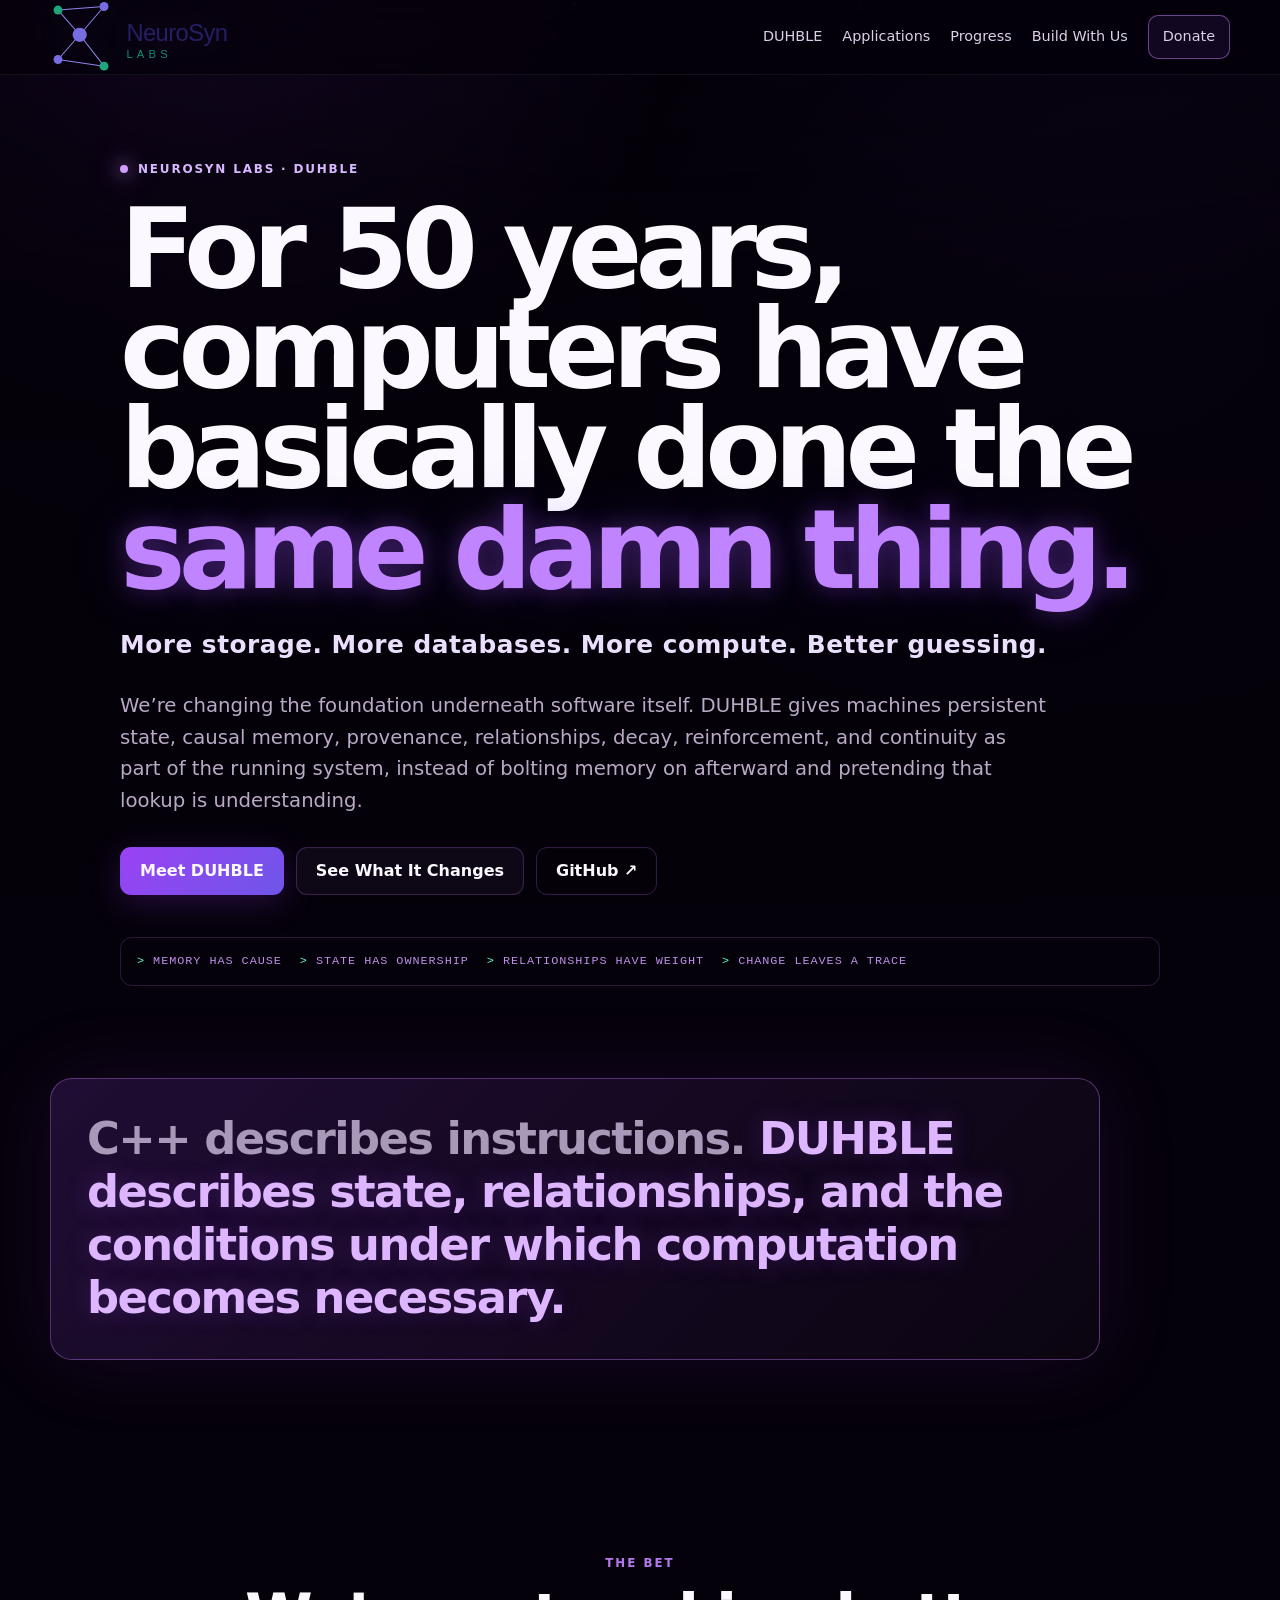
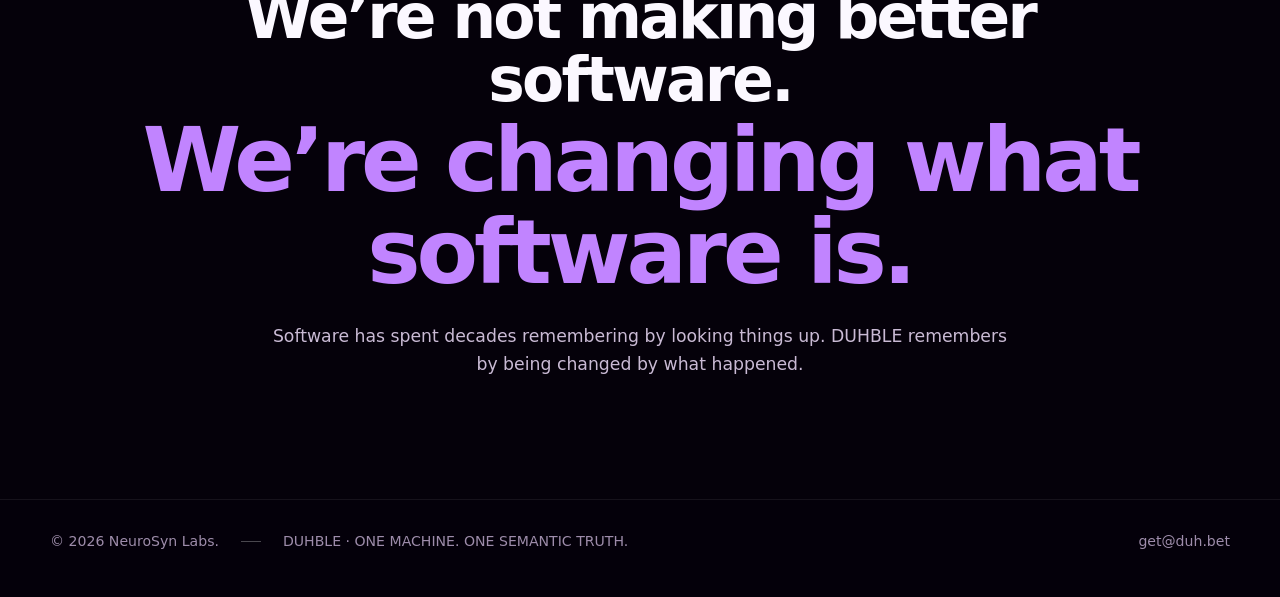
<file: docs/index.html>
<!doctype html>
<html lang="en">
<head>
  <meta charset="utf-8">
  <meta name="viewport" content="width=device-width,initial-scale=1">
  <meta name="theme-color" content="#07020d">
  <title>NeuroSyn Labs · DUHBLE</title>
  <meta name="description" content="NeuroSyn Labs is building DUHBLE: a new stateful foundation for software, AI, games, tutoring, autonomous systems, scientific instruments, and persistent machine memory.">
  <link rel="stylesheet" href="site.css">
</head>
<body class="home">
  <canvas id="matrix" aria-hidden="true"></canvas>
  <div class="matrix-fade" aria-hidden="true"></div>

  <header class="site-header">
    <div class="wrap nav">
      <a class="brand" href="index.html" aria-label="NeuroSyn Labs home">
        <img src="assets/neurosyn-logo.png" alt="NeuroSyn Labs">
      </a>
      <nav class="navlinks" aria-label="Primary navigation">
        <a href="about.html">DUHBLE</a>
        <a href="implementations.html">Applications</a>
        <a href="progress.html">Progress</a>
        <a href="build.html">Build With Us</a>
        <a class="nav-cta" href="support.html">Donate</a>
      </nav>
    </div>
  </header>

  <main id="top">
    <section class="hero mega-hero">
      <div class="wrap hero-shell reveal">
        <div class="eyebrow"><span class="pulse-dot"></span>NEUROSYN LABS · DUHBLE</div>
        <h1>For 50 years, computers have basically done the <span class="accent glow-word">same damn thing.</span></h1>
        <p class="hero-hit">More storage. More databases. More compute. Better guessing.</p>
        <p class="lede hero-lede">We’re changing the foundation underneath software itself. DUHBLE gives machines persistent state, causal memory, provenance, relationships, decay, reinforcement, and continuity as part of the running system, instead of bolting memory on afterward and pretending that lookup is understanding.</p>
        <div class="actions">
          <a class="btn primary" href="about.html">Meet DUHBLE</a>
          <a class="btn" href="implementations.html">See What It Changes</a>
          <a class="btn ghost" href="https://github.com/thekidd0329/DUHBLE" target="_blank" rel="noopener">GitHub ↗</a>
        </div>
        <div class="terminal-strip" aria-label="DUHBLE principles">
          <span>MEMORY HAS CAUSE</span>
          <span>STATE HAS OWNERSHIP</span>
          <span>RELATIONSHIPS HAVE WEIGHT</span>
          <span>CHANGE LEAVES A TRACE</span>
        </div>
      </div>
    </section>

    <section class="thesis">
      <div class="wrap reveal">
        <p class="thesis-quote"><span class="cpp">C++ describes instructions.</span> <span class="duhble">DUHBLE describes state, relationships, and the conditions under which computation becomes necessary.</span></p>
      </div>
    </section>

    <section class="statement-section section-space">
      <div class="wrap statement reveal">
        <div class="kicker">THE BET</div>
        <h2>We’re not making better software.</h2>
        <h2 class="accent giant-line">We’re changing what software is.</h2>
        <p>Software has spent decades remembering by looking things up. DUHBLE remembers by being changed by what happened.</p>
      </div>
    </section>
  </main>

  <footer>
    <div class="wrap footer-row">
      <span>© 2026 NeuroSyn Labs.</span>
      <hr>
      <span>DUHBLE · ONE MACHINE. ONE SEMANTIC TRUTH.</span>
      <a href="mailto:get@duh.bet">get@duh.bet</a>
    </div>
  </footer>

  <script>
    (() => {
      const canvas = document.getElementById('matrix');
      const ctx = canvas.getContext('2d');
      const glyphs = '01#<>[]{}λφΔ∴::DUHBLE';
      let width = 0;
      let height = 0;
      let columns = 0;
      let drops = [];
      const fontSize = 15;
      const reduceMotion = window.matchMedia('(prefers-reduced-motion: reduce)').matches;

      function resize() {
        const dpr = Math.min(window.devicePixelRatio || 1, 2);
        width = window.innerWidth;
        height = window.innerHeight;
        canvas.width = width * dpr;
        canvas.height = height * dpr;
        canvas.style.width = width + 'px';
        canvas.style.height = height + 'px';
        ctx.setTransform(dpr, 0, 0, dpr, 0, 0);
        columns = Math.ceil(width / fontSize);
        drops = Array.from({ length: columns }, () => Math.random() * -60);
      }

      function frame() {
        ctx.fillStyle = 'rgba(5, 1, 10, 0.105)';
        ctx.fillRect(0, 0, width, height);
        ctx.font = `${fontSize}px ui-monospace, SFMono-Regular, Menlo, Consolas, monospace`;
        for (let i = 0; i < drops.length; i++) {
          const ch = glyphs[Math.floor(Math.random() * glyphs.length)];
          const x = i * fontSize;
          const y = drops[i] * fontSize;
          const alpha = 0.25 + Math.random() * 0.5;
          ctx.fillStyle = `rgba(184, 103, 255, ${alpha})`;
          ctx.fillText(ch, x, y);
          if (y > height && Math.random() > 0.975) drops[i] = Math.random() * -20;
          drops[i] += 0.62 + Math.random() * 0.34;
        }
        requestAnimationFrame(frame);
      }

      resize();
      window.addEventListener('resize', resize);
      if (!reduceMotion) frame();

      const reveals = document.querySelectorAll('.reveal');
      if (reduceMotion) {
        reveals.forEach(el => el.classList.add('visible'));
      } else {
        const observer = new IntersectionObserver(entries => {
          entries.forEach(entry => {
            if (entry.isIntersecting) {
              entry.target.classList.add('visible');
              observer.unobserve(entry.target);
            }
          });
        }, { threshold: 0.12 });
        reveals.forEach(el => observer.observe(el));
      }
    })();
  </script>
</body>
</html>
</file>
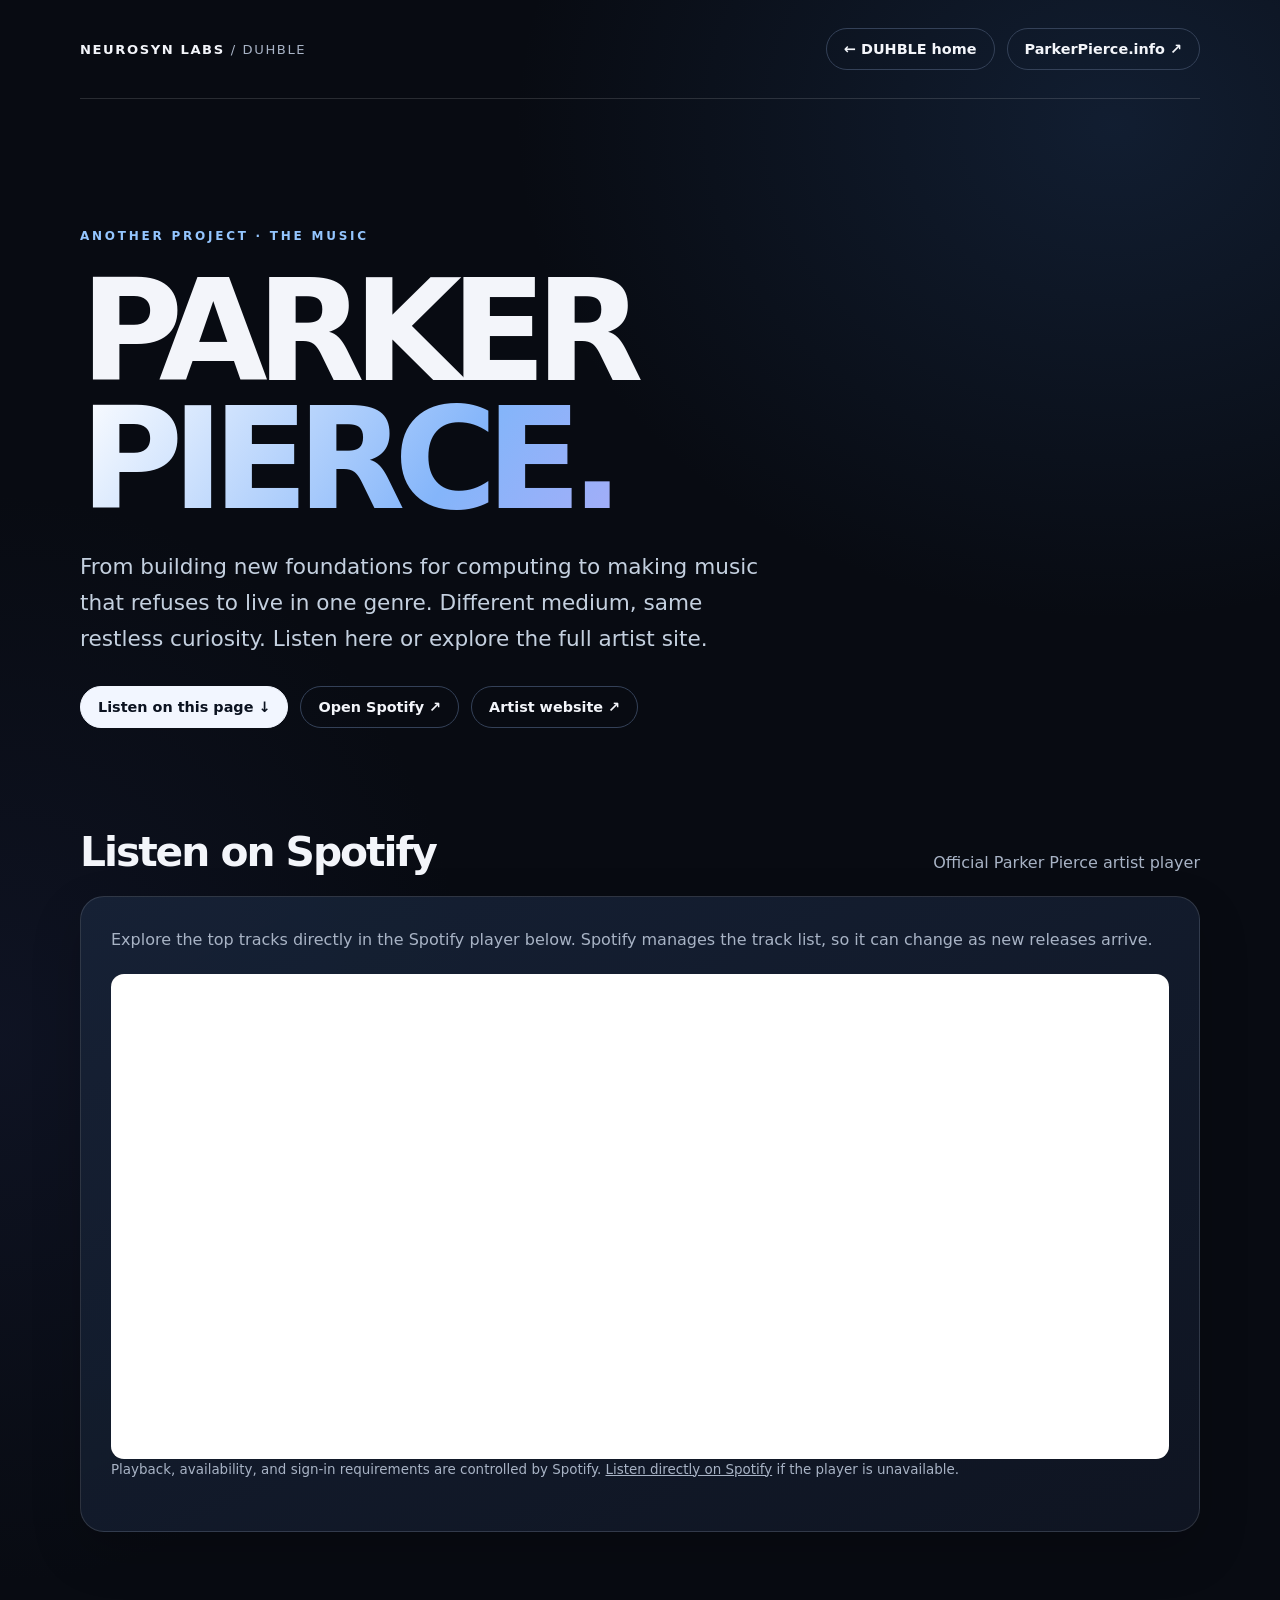
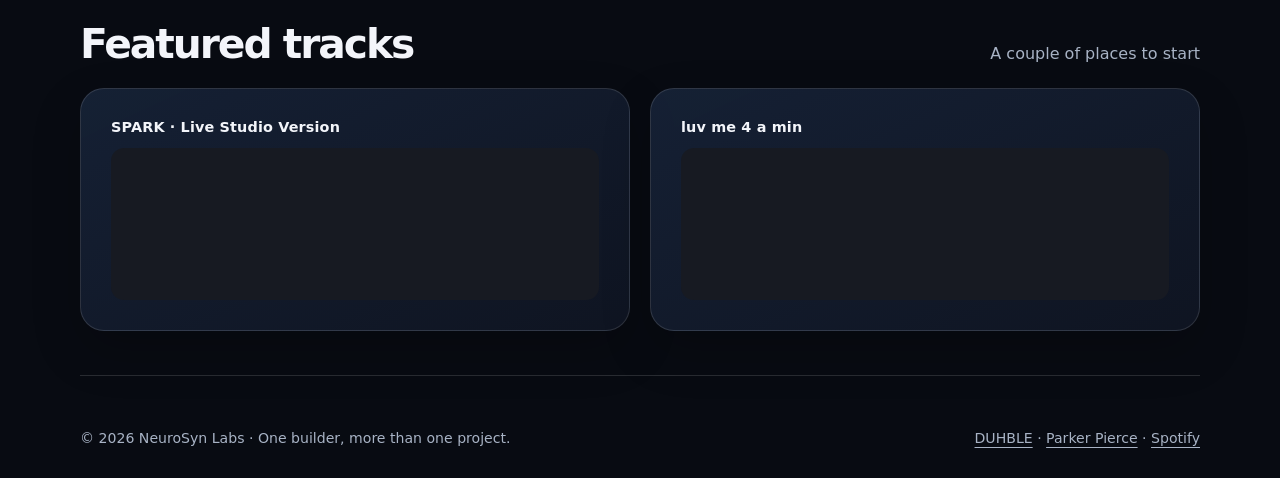
<file: music/index.html>
<!doctype html>
<html lang="en">
<head>
  <meta charset="utf-8">
  <meta name="viewport" content="width=device-width, initial-scale=1">
  <meta name="theme-color" content="#080b12">
  <meta name="description" content="Listen to Parker Pierce on Spotify. A music project from the creator of DUHBLE and NeuroSyn Labs.">
  <meta property="og:type" content="website">
  <meta property="og:title" content="Parker Pierce | Music · NeuroSyn Labs">
  <meta property="og:description" content="One builder. Two worlds. Explore Parker Pierce's music through official Spotify players.">
  <title>Parker Pierce · Music | NeuroSyn Labs</title>
  <style>
    :root { color-scheme: dark; font-family: Inter, ui-sans-serif, system-ui, -apple-system, BlinkMacSystemFont, "Segoe UI", sans-serif; --bg: #080b12; --panel: #111725; --text: #f3f5fa; --muted: #a8b3c5; --line: #344158; --accent: #94c6ff; }
    * { box-sizing: border-box; }
    html { scroll-behavior: smooth; }
    body { margin: 0; color: var(--text); background: radial-gradient(ellipse 55% 28% at 87% 6%, #2647764f, transparent 85%), radial-gradient(ellipse 45% 32% at 0 50%, #222b5540, transparent 82%), var(--bg); min-height: 100vh; }
    a { color: inherit; }
    a:focus-visible { outline: 3px solid var(--accent); outline-offset: 4px; border-radius: 4px; }
    .shell { width: min(1120px, calc(100% - 40px)); margin-inline: auto; }
    .topbar { display: flex; justify-content: space-between; align-items: center; flex-wrap: wrap; gap: 14px; padding: 28px 0; border-bottom: 1px solid #ffffff22; }
    .brand { font-size: 0.82rem; letter-spacing: .12em; font-weight: 780; text-transform: uppercase; text-decoration: none; }
    .brand span { color: var(--muted); font-weight: 500; }
    .nav { display: flex; flex-wrap: wrap; gap: 12px; }
    .nav a, .button { display: inline-flex; align-items: center; justify-content: center; padding: 12px 17px; border: 1px solid var(--line); border-radius: 999px; font-size: .9rem; font-weight: 650; text-decoration: none; transition: background .2s, border-color .2s, transform .2s; }
    .nav a:hover, .button:hover { background: #ffffff14; border-color: #a1bad9; transform: translateY(-1px); }
    .hero { padding: clamp(58px, 10vw, 126px) 0 56px; max-width: 860px; }
    .eyebrow { display: inline-block; color: var(--accent); font-size: .75rem; font-weight: 760; letter-spacing: .23em; text-transform: uppercase; margin-bottom: 24px; }
    h1 { font-size: clamp(3.8rem, 11vw, 9rem); line-height: .91; letter-spacing: -.082em; margin: 0 0 26px; }
    h1 em { font-style: normal; background: linear-gradient(125deg, #ffffff, #84b5fa 68%, #a5adf8); -webkit-background-clip: text; background-clip: text; color: transparent; }
    .lede { font-size: clamp(1.1rem, 2.25vw, 1.35rem); line-height: 1.65; color: #c4d0df; max-width: 680px; margin: 0 0 30px; }
    .cta { display: flex; flex-wrap: wrap; gap: 12px; }
    .button.primary { background: #f2f6ff; color: #0b1220; border-color: #f2f6ff; }
    .button.primary:hover { background: #cbdefe; }
    .section-head { display: flex; flex-wrap: wrap; align-items: end; justify-content: space-between; gap: 18px; margin-bottom: 20px; }
    h2 { margin: 0; font-size: clamp(1.7rem, 4vw, 2.55rem); letter-spacing: -.05em; }
    .muted { color: var(--muted); line-height: 1.65; }
    .section { padding: 44px 0; }
    .panel { border-radius: 24px; border: 1px solid #ffffff20; padding: clamp(16px, 3.2vw, 30px); background: linear-gradient(155deg, #172338e8, #101623ed); box-shadow: 0 20px 50px #00000030; }
    .panel p { margin: 0 0 20px; }
    iframe { display: block; width: 100%; border: 0; border-radius: 13px; background: #171a22; }
    .artist-player { height: 485px; }
    .tracks { display: grid; grid-template-columns: repeat(2, minmax(0, 1fr)); gap: 20px; }
    .track-label { margin: 0 0 13px; font-size: .9rem; font-weight: 700; letter-spacing: .01em; }
    .track-player { height: 152px; }
    .footnote { margin-top: 18px; font-size: .84rem; }
    .footer { padding: 54px 0 32px; border-top: 1px solid #ffffff22; display: flex; flex-wrap: wrap; align-items: center; justify-content: space-between; gap: 18px; color: var(--muted); font-size: .88rem; }
    .footer a { text-underline-offset: 4px; }
    @media(max-width: 640px) { .shell { width: min(100% - 28px, 1120px); } .topbar { padding: 19px 0; } .hero { padding-top: 68px; } .tracks { grid-template-columns: 1fr; } .artist-player { height: 455px; } }
    @media(prefers-reduced-motion: reduce) { html { scroll-behavior: auto; } .nav a, .button { transition: none; } }
  </style>
</head>
<body>
  <header class="shell topbar">
    <a class="brand" href="../" aria-label="Return to NeuroSyn Labs and DUHBLE">NeuroSyn Labs <span>/ DUHBLE</span></a>
    <nav class="nav" aria-label="Main navigation">
      <a href="../">← DUHBLE home</a>
      <a href="https://parkerpierce.info/" target="_blank" rel="noopener noreferrer">ParkerPierce.info ↗</a>
    </nav>
  </header>
  <main class="shell">
    <section class="hero" aria-labelledby="artist-heading">
      <span class="eyebrow">Another project · The music</span>
      <h1 id="artist-heading">PARKER<br><em>PIERCE.</em></h1>
      <p class="lede">From building new foundations for computing to making music that refuses to live in one genre. Different medium, same restless curiosity. Listen here or explore the full artist site.</p>
      <div class="cta">
        <a class="button primary" href="#listen">Listen on this page ↓</a>
        <a class="button" href="https://open.spotify.com/artist/3d7oUAqD0IDd3evYyKcHZP" target="_blank" rel="noopener noreferrer">Open Spotify ↗</a>
        <a class="button" href="https://parkerpierce.info/" target="_blank" rel="noopener noreferrer">Artist website ↗</a>
      </div>
    </section>

    <section class="section" id="listen" aria-labelledby="listen-heading">
      <div class="section-head">
        <h2 id="listen-heading">Listen on Spotify</h2>
        <span class="muted">Official Parker Pierce artist player</span>
      </div>
      <div class="panel">
        <p class="muted">Explore the top tracks directly in the Spotify player below. Spotify manages the track list, so it can change as new releases arrive.</p>
        <iframe class="artist-player" title="Spotify player: Parker Pierce top tracks" src="https://open.spotify.com/embed/artist/3d7oUAqD0IDd3evYyKcHZP" loading="lazy" allow="autoplay; clipboard-write; encrypted-media; fullscreen; picture-in-picture" referrerpolicy="strict-origin-when-cross-origin"></iframe>
        <p class="footnote muted">Playback, availability, and sign-in requirements are controlled by Spotify. <a href="https://open.spotify.com/artist/3d7oUAqD0IDd3evYyKcHZP" target="_blank" rel="noopener noreferrer">Listen directly on Spotify</a> if the player is unavailable.</p>
      </div>
    </section>

    <section class="section" aria-labelledby="featured-heading">
      <div class="section-head">
        <h2 id="featured-heading">Featured tracks</h2>
        <span class="muted">A couple of places to start</span>
      </div>
      <div class="tracks">
        <div class="panel">
          <h3 class="track-label">SPARK · Live Studio Version</h3>
          <iframe class="track-player" title="Spotify player: SPARK Live Studio Version by Parker Pierce" src="https://open.spotify.com/embed/track/1zv4x4EW0i9jm9CYRlYjTK" loading="lazy" allow="autoplay; clipboard-write; encrypted-media; fullscreen; picture-in-picture" referrerpolicy="strict-origin-when-cross-origin"></iframe>
        </div>
        <div class="panel">
          <h3 class="track-label">luv me 4 a min</h3>
          <iframe class="track-player" title="Spotify player: luv me 4 a min by Parker Pierce" src="https://open.spotify.com/embed/track/5PXvMLvKEv0Vb93RmWESTn" loading="lazy" allow="autoplay; clipboard-write; encrypted-media; fullscreen; picture-in-picture" referrerpolicy="strict-origin-when-cross-origin"></iframe>
        </div>
      </div>
    </section>
  </main>
  <footer class="shell footer">
    <span>© 2026 NeuroSyn Labs · One builder, more than one project.</span>
    <span><a href="../">DUHBLE</a> · <a href="https://parkerpierce.info/">Parker Pierce</a> · <a href="https://open.spotify.com/artist/3d7oUAqD0IDd3evYyKcHZP">Spotify</a></span>
  </footer>
</body>
</html>
</file>
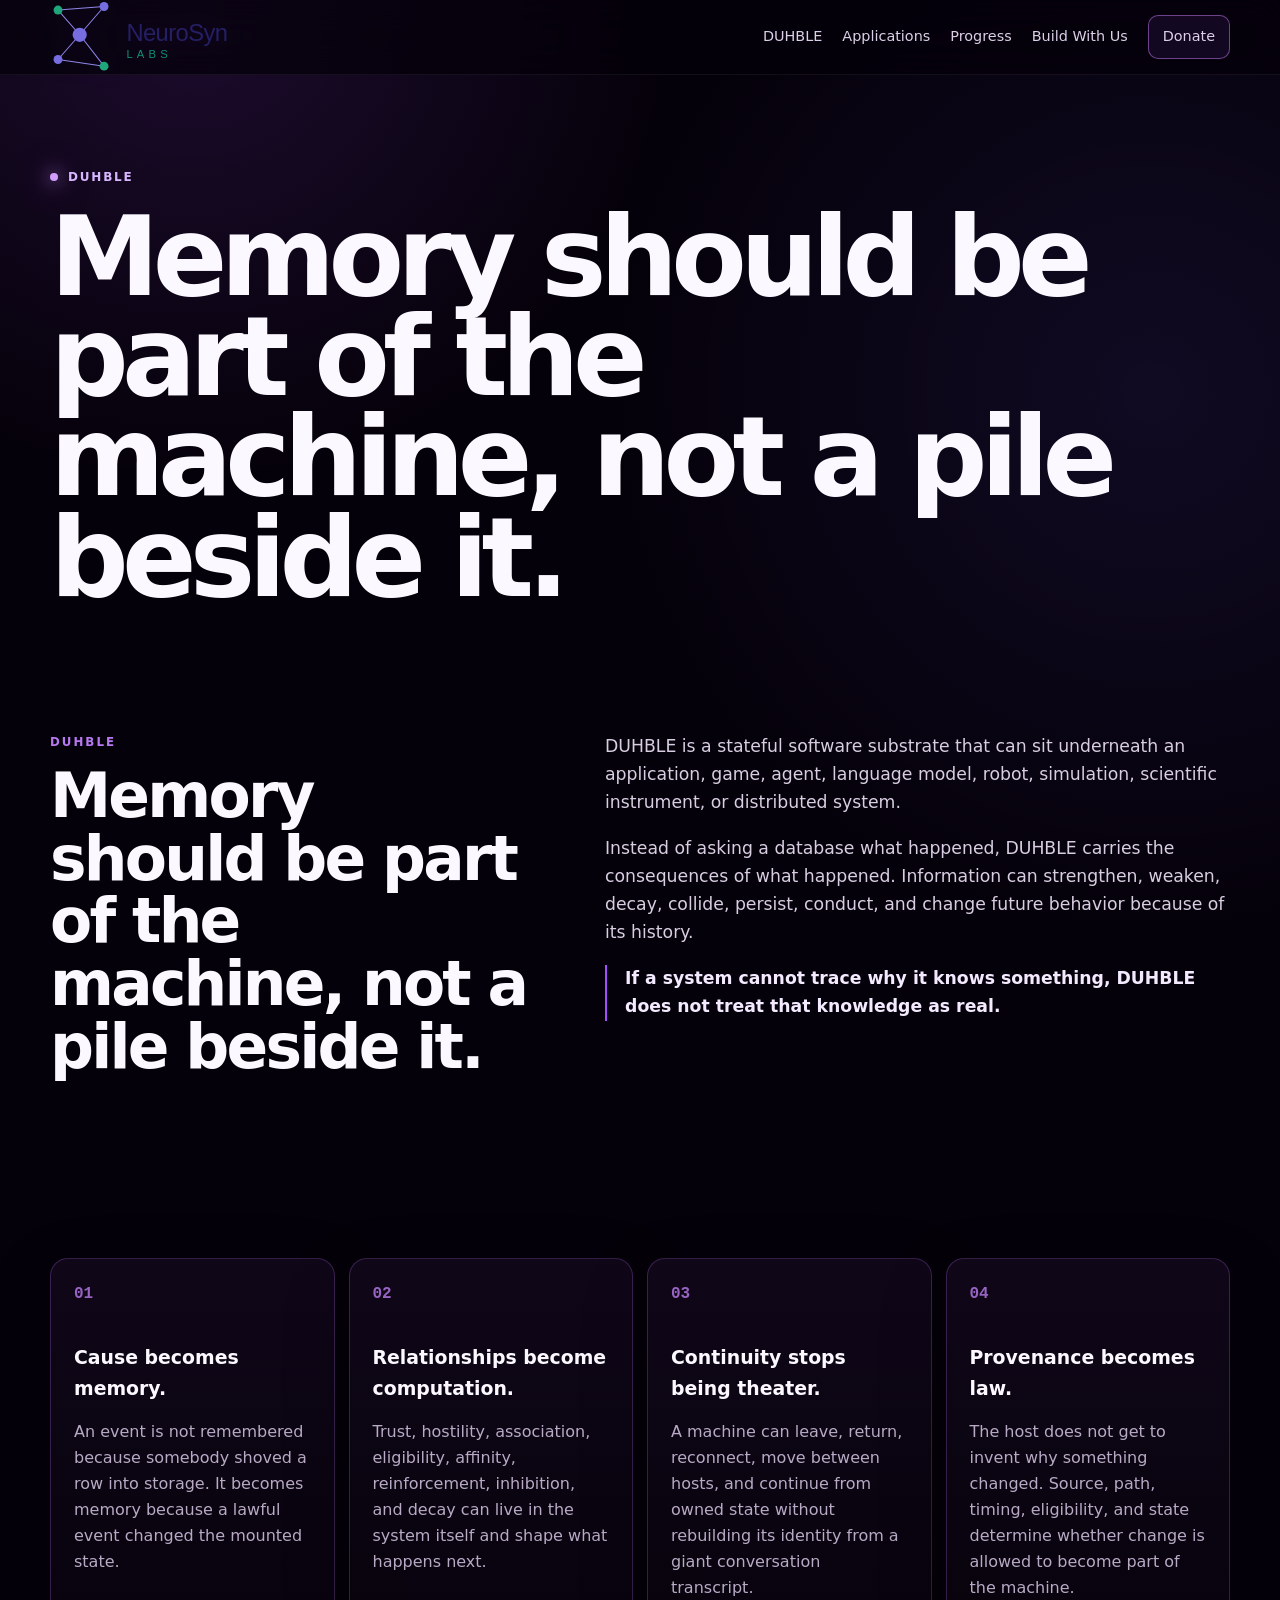
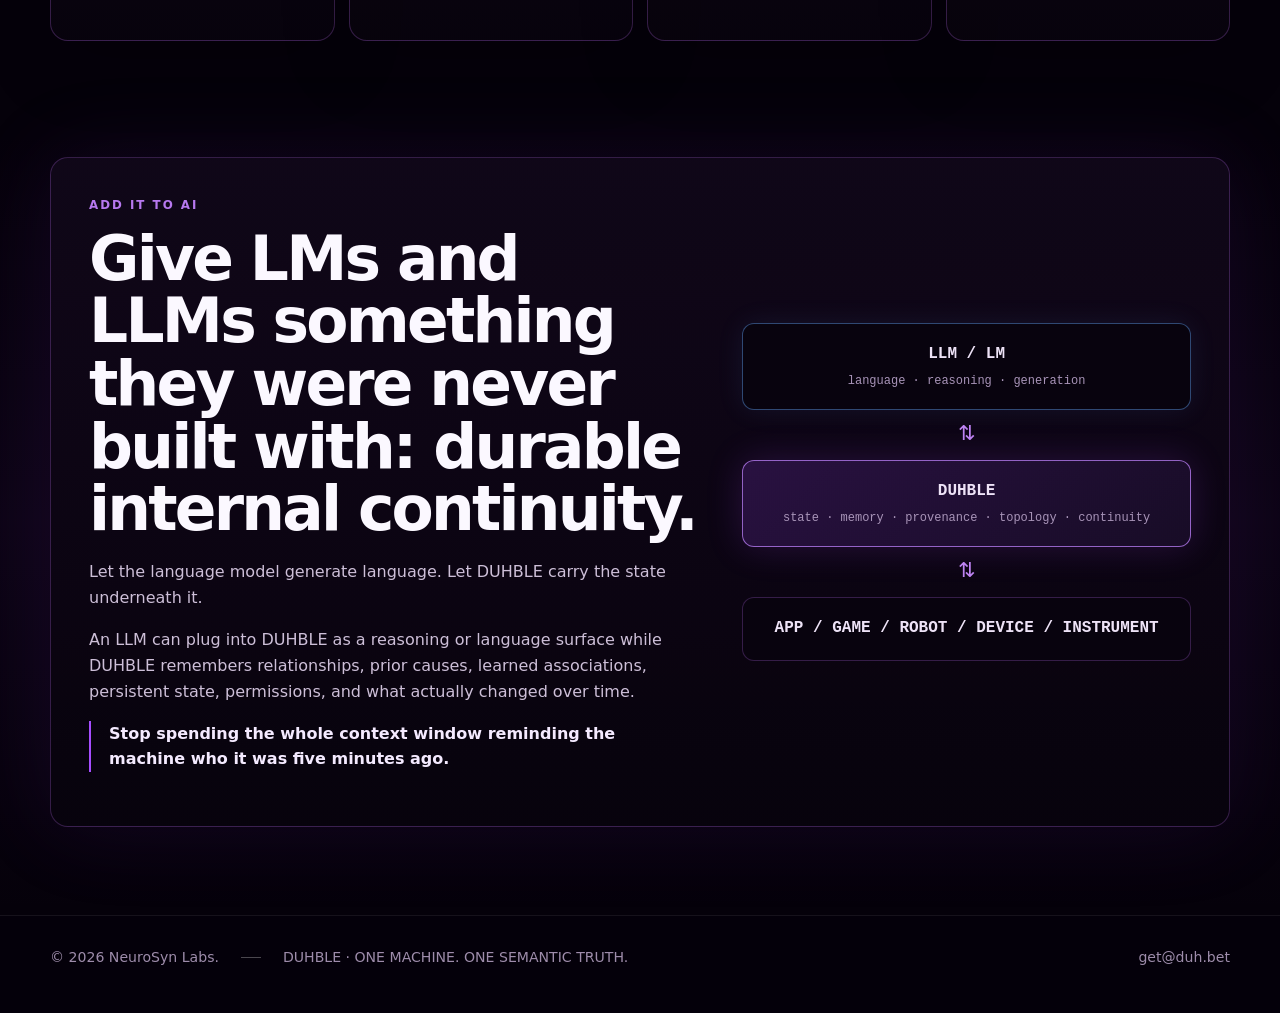
<file: docs/about.html>
<!doctype html>
<html lang="en">
<head><meta charset="utf-8"><meta name="viewport" content="width=device-width,initial-scale=1"><title>DUHBLE · NeuroSyn Labs</title><meta name="description" content="DUHBLE is the stateful substrate beneath machines that need memory, provenance, relationships, and continuity."><link rel="stylesheet" href="site.css"></head>
<body>
<header><div class="wrap nav"><a class="brand" href="index.html"><img src="assets/neurosyn-logo.png" alt="NeuroSyn Labs"></a><nav class="navlinks"><a href="about.html">DUHBLE</a><a href="implementations.html">Applications</a><a href="progress.html">Progress</a><a href="build.html">Build With Us</a><a class="nav-cta" href="support.html">Donate</a></nav></div></header>
<main>
<section class="pagehero"><div class="wrap"><div class="eyebrow"><span class="dot"></span>DUHBLE</div><h1>Memory should be part of the machine, not a pile beside it.</h1></div></section>

<section class="page-section"><div class="wrap split">
<div><div class="kicker">DUHBLE</div><h2>Memory should be part of the machine, not a pile beside it.</h2></div>
<div class="big-copy">
<p>DUHBLE is a stateful software substrate that can sit underneath an application, game, agent, language model, robot, simulation, scientific instrument, or distributed system.</p>
<p>Instead of asking a database what happened, DUHBLE carries the consequences of what happened. Information can strengthen, weaken, decay, collide, persist, conduct, and change future behavior because of its history.</p>
<p class="manifesto-line">If a system cannot trace why it knows something, DUHBLE does not treat that knowledge as real.</p>
</div></div></section>

<section class="page-section"><div class="wrap principle-grid">
<article class="glass-card"><span class="card-index">01</span><h3>Cause becomes memory.</h3><p>An event is not remembered because somebody shoved a row into storage. It becomes memory because a lawful event changed the mounted state.</p></article>
<article class="glass-card"><span class="card-index">02</span><h3>Relationships become computation.</h3><p>Trust, hostility, association, eligibility, affinity, reinforcement, inhibition, and decay can live in the system itself and shape what happens next.</p></article>
<article class="glass-card"><span class="card-index">03</span><h3>Continuity stops being theater.</h3><p>A machine can leave, return, reconnect, move between hosts, and continue from owned state without rebuilding its identity from a giant conversation transcript.</p></article>
<article class="glass-card"><span class="card-index">04</span><h3>Provenance becomes law.</h3><p>The host does not get to invent why something changed. Source, path, timing, eligibility, and state determine whether change is allowed to become part of the machine.</p></article>
</div></section>

<section class="llm-section page-section"><div class="wrap feature-panel">
<div class="feature-copy">
<div class="kicker">ADD IT TO AI</div>
<h2>Give LMs and LLMs something they were never built with: durable internal continuity.</h2>
<p>Let the language model generate language. Let DUHBLE carry the state underneath it.</p>
<p>An LLM can plug into DUHBLE as a reasoning or language surface while DUHBLE remembers relationships, prior causes, learned associations, persistent state, permissions, and what actually changed over time.</p>
<p class="manifesto-line">Stop spending the whole context window reminding the machine who it was five minutes ago.</p>
</div>
<div class="stack-diagram" aria-label="LLM and DUHBLE architecture concept">
<div class="stack-box top-box">LLM / LM<div>language · reasoning · generation</div></div>
<div class="stack-arrow">⇅</div>
<div class="stack-box core-box">DUHBLE<div>state · memory · provenance · topology · continuity</div></div>
<div class="stack-arrow">⇅</div>
<div class="stack-box">APP / GAME / ROBOT / DEVICE / INSTRUMENT</div>
</div></div></section>
</main>
<footer><div class="wrap footer-row"><span>© 2026 NeuroSyn Labs.</span><hr><span>DUHBLE · ONE MACHINE. ONE SEMANTIC TRUTH.</span><a href="mailto:get@duh.bet">get@duh.bet</a></div></footer>
</body></html>
</file>
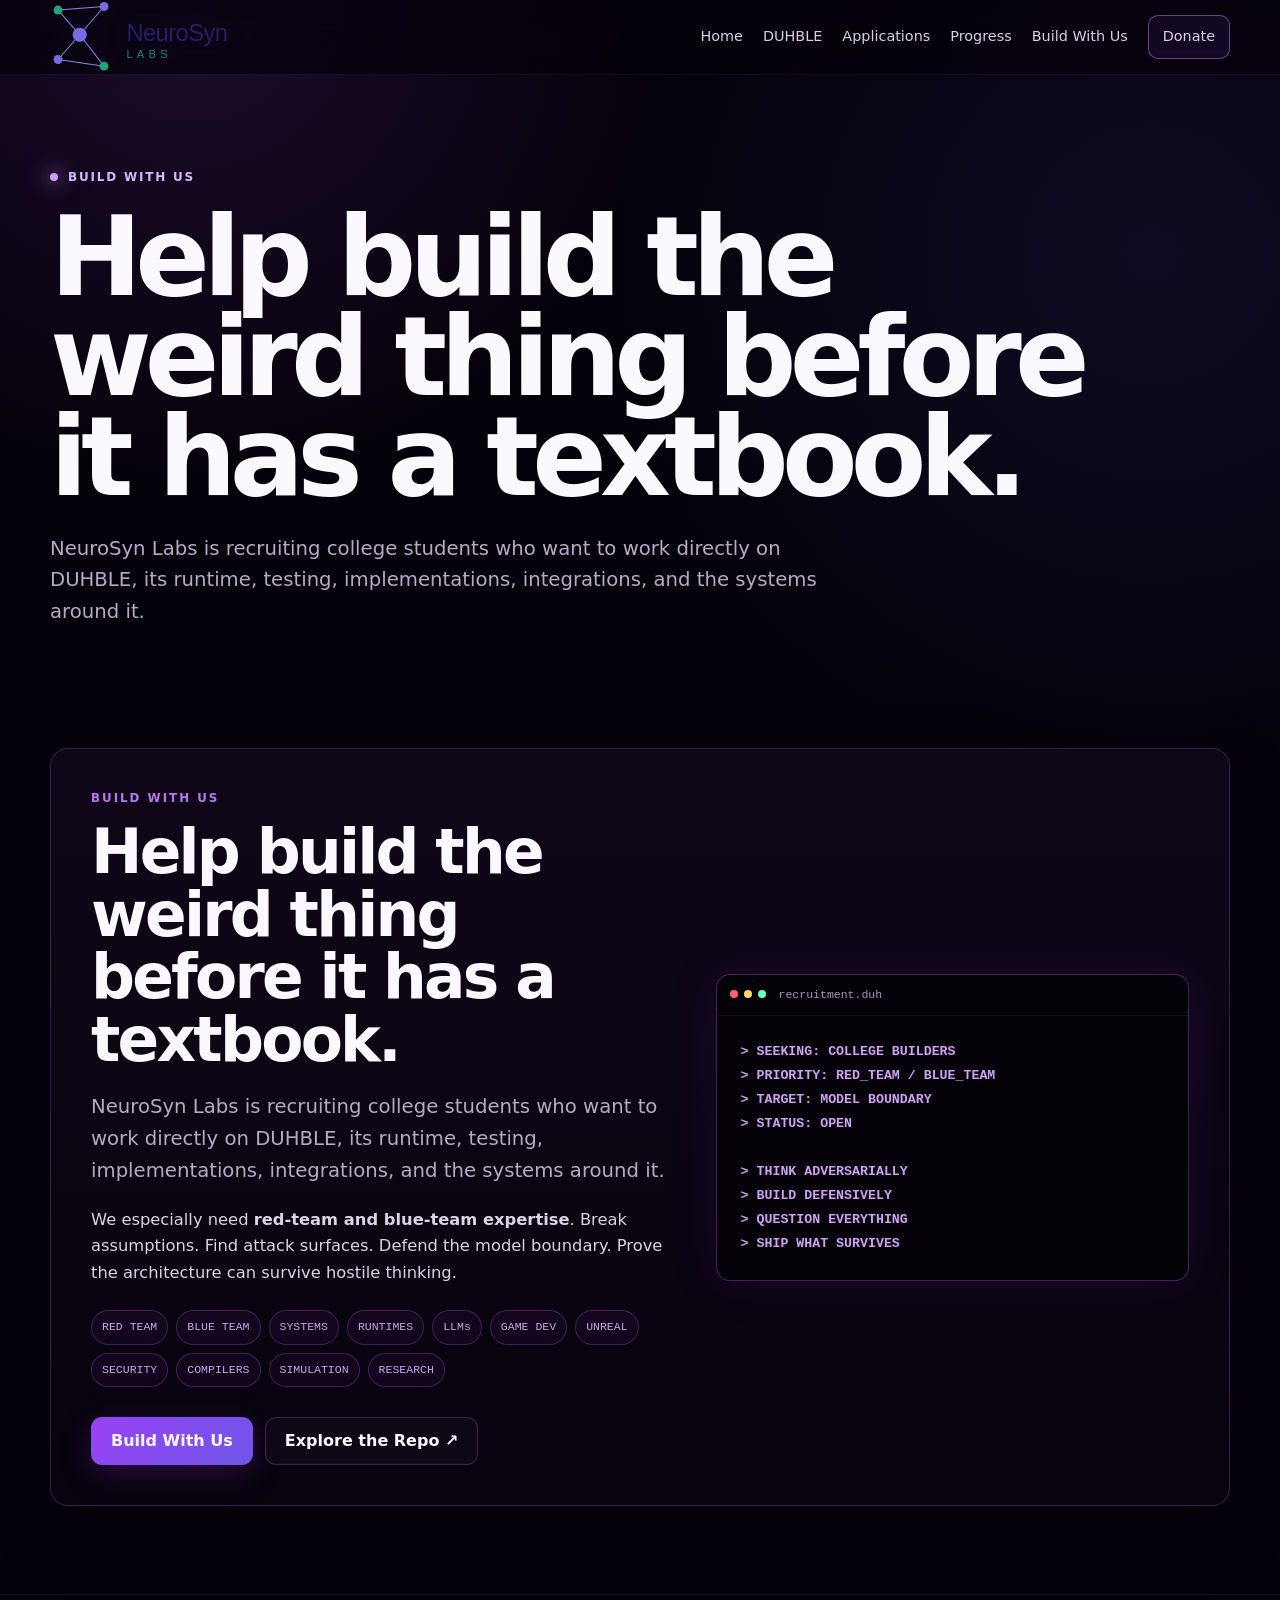
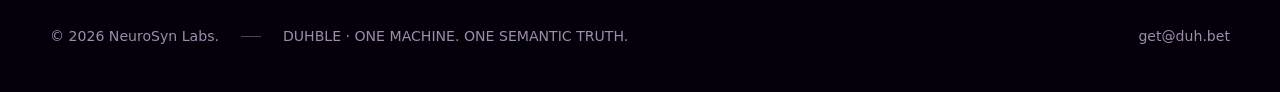
<file: docs/build.html>
<!doctype html>
<html lang="en">
<head><meta charset="utf-8"><meta name="viewport" content="width=device-width,initial-scale=1"><title>Build With Us · NeuroSyn Labs</title><meta name="description" content="Build DUHBLE with NeuroSyn Labs."><link rel="stylesheet" href="site.css"></head>
<body>
<header><div class="wrap nav"><a class="brand" href="index.html"><img src="assets/neurosyn-logo.png" alt="NeuroSyn Labs"></a><nav class="navlinks"><a href="index.html">Home</a><a href="about.html">DUHBLE</a><a href="implementations.html">Applications</a><a href="progress.html">Progress</a><a href="build.html">Build With Us</a><a class="nav-cta" href="support.html">Donate</a></nav></div></header>
<main>
<section class="pagehero"><div class="wrap"><div class="eyebrow"><span class="dot"></span>BUILD WITH US</div><h1>Help build the weird thing before it has a textbook.</h1><p class="lede">NeuroSyn Labs is recruiting college students who want to work directly on DUHBLE, its runtime, testing, implementations, integrations, and the systems around it.</p></div></section>
<section class="page-section"><div class="wrap build-panel">
<div>
<div class="kicker">BUILD WITH US</div>
<h2>Help build the weird thing before it has a textbook.</h2>
<p class="lede">NeuroSyn Labs is recruiting college students who want to work directly on DUHBLE, its runtime, testing, implementations, integrations, and the systems around it.</p>
<p class="build-emphasis">We especially need <strong>red-team and blue-team expertise</strong>. Break assumptions. Find attack surfaces. Defend the model boundary. Prove the architecture can survive hostile thinking.</p>
<div class="skill-cloud" aria-label="Areas of interest"><span>RED TEAM</span><span>BLUE TEAM</span><span>SYSTEMS</span><span>RUNTIMES</span><span>LLMs</span><span>GAME DEV</span><span>UNREAL</span><span>SECURITY</span><span>COMPILERS</span><span>SIMULATION</span><span>RESEARCH</span></div>
<div class="actions">
<a class="btn primary" href="mailto:get@duh.bet?subject=Build%20with%20NeuroSyn%20Labs&body=I%27m%20interested%20in%20building%20with%20NeuroSyn%20Labs.%0D%0A%0D%0AName%3A%0D%0ASchool%20%2F%20program%3A%0D%0AArea%20of%20expertise%3A%0D%0ARed%20team%20%2F%20blue%20team%20%2F%20systems%20%2F%20ML%20%2F%20game%20dev%20%2F%20other%3A%0D%0AWhat%20I%20want%20to%20help%20build%3A%0D%0A">Build With Us</a>
<a class="btn" href="https://github.com/thekidd0329/DUHBLE" target="_blank" rel="noopener">Explore the Repo ↗</a>
</div>
</div>
<div class="recruit-terminal" aria-hidden="true">
<div class="terminal-title"><span></span><span></span><span></span> recruitment.duh</div>
<pre>&gt; SEEKING: COLLEGE BUILDERS
&gt; PRIORITY: RED_TEAM / BLUE_TEAM
&gt; TARGET: MODEL BOUNDARY
&gt; STATUS: OPEN

&gt; THINK ADVERSARIALLY
&gt; BUILD DEFENSIVELY
&gt; QUESTION EVERYTHING
&gt; SHIP WHAT SURVIVES</pre>
</div></div></section>
</main>
<footer><div class="wrap footer-row"><span>© 2026 NeuroSyn Labs.</span><hr><span>DUHBLE · ONE MACHINE. ONE SEMANTIC TRUTH.</span><a href="mailto:get@duh.bet">get@duh.bet</a></div></footer>
</body></html>
</file>
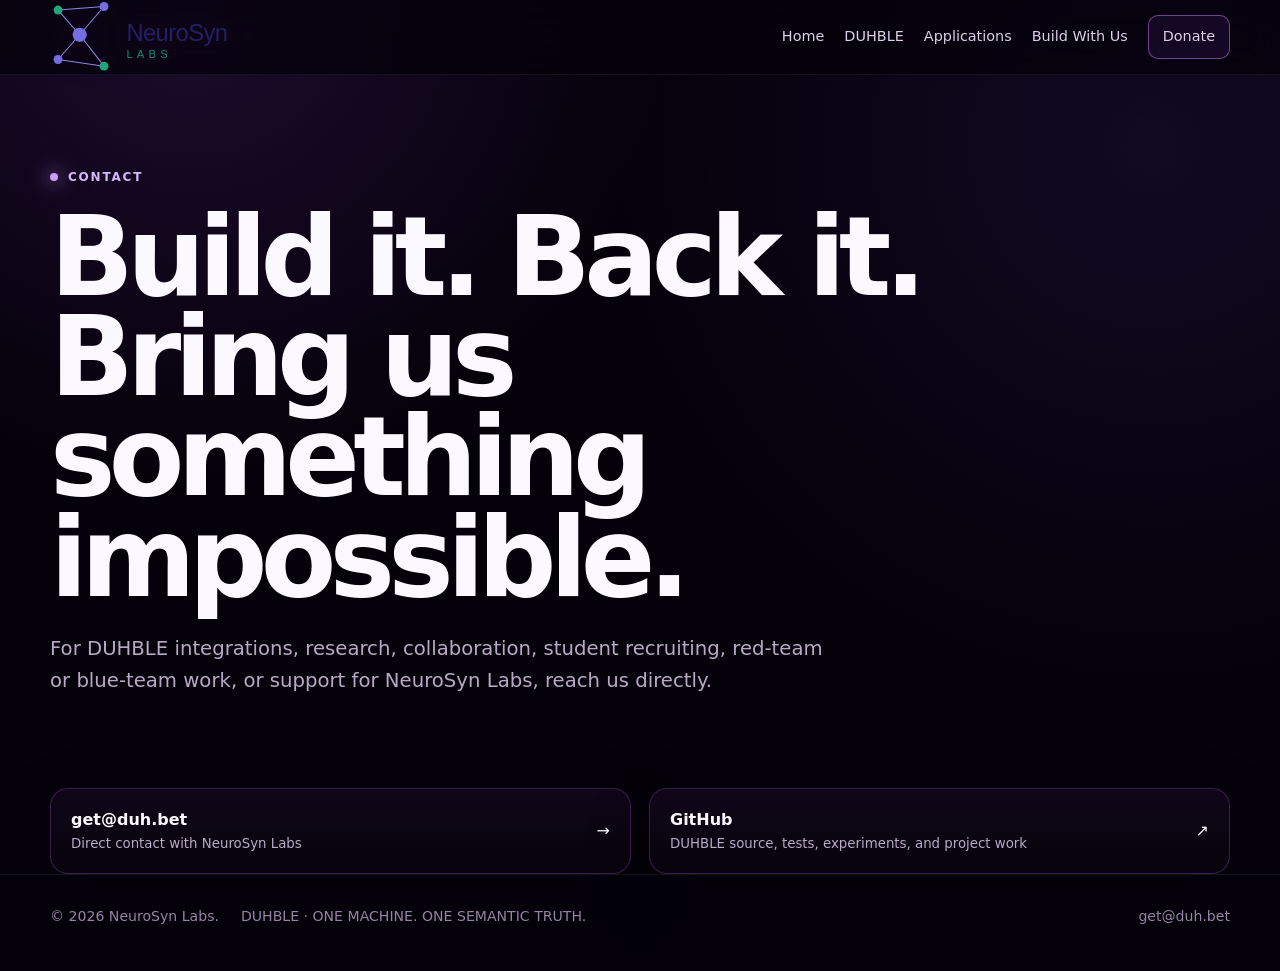
<file: docs/contact.html>
<!doctype html><html lang="en"><head><meta charset="utf-8"><meta name="viewport" content="width=device-width,initial-scale=1"><title>Contact · NeuroSyn Labs</title><meta name="description" content="Contact NeuroSyn Labs about DUHBLE, building with us, research, integrations, or supporting the work."><link rel="stylesheet" href="site.css"></head><body><header><div class="wrap nav"><a class="brand" href="index.html"><img src="assets/neurosyn-logo.png" alt="NeuroSyn Labs"></a><nav class="navlinks"><a href="index.html">Home</a><a href="about.html">DUHBLE</a><a href="implementations.html">Applications</a><a href="build.html">Build With Us</a><a class="nav-cta" href="support.html">Donate</a></nav></div></header><main><section class="pagehero"><div class="wrap"><div class="eyebrow"><span class="dot"></span>CONTACT</div><h1>Build it. Back it. Bring us something impossible.</h1><p class="lede">For DUHBLE integrations, research, collaboration, student recruiting, red-team or blue-team work, or support for NeuroSyn Labs, reach us directly.</p></div></section><section><div class="wrap"><div class="contact-grid"><a class="contact-link" href="mailto:get@duh.bet"><div><strong>get@duh.bet</strong><small>Direct contact with NeuroSyn Labs</small></div><span>→</span></a><a class="contact-link" href="https://github.com/thekidd0329/DUHBLE" target="_blank" rel="noopener"><div><strong>GitHub</strong><small>DUHBLE source, tests, experiments, and project work</small></div><span>↗</span></a></div></div></section></main><footer><div class="wrap footer-row"><span>© 2026 NeuroSyn Labs.</span><span>DUHBLE · ONE MACHINE. ONE SEMANTIC TRUTH.</span><a href="mailto:get@duh.bet">get@duh.bet</a></div></footer></body></html>
</file>
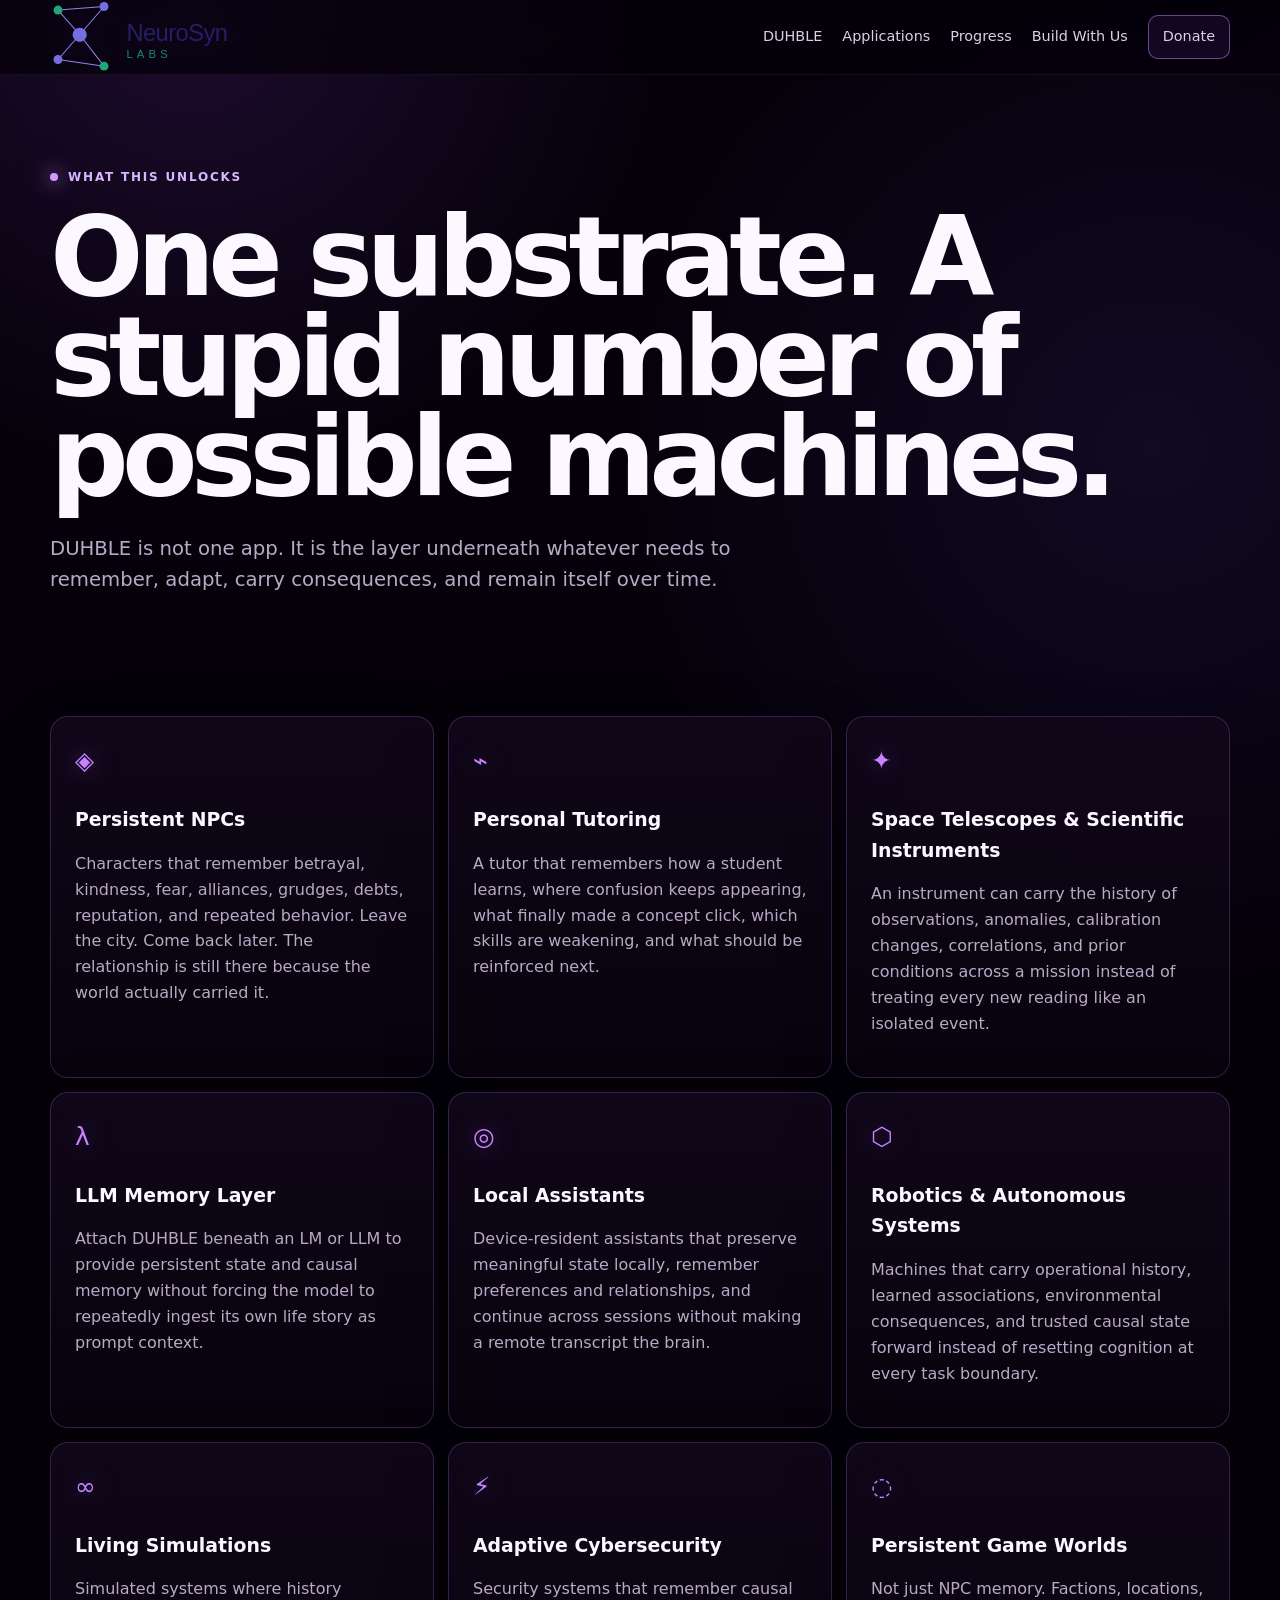
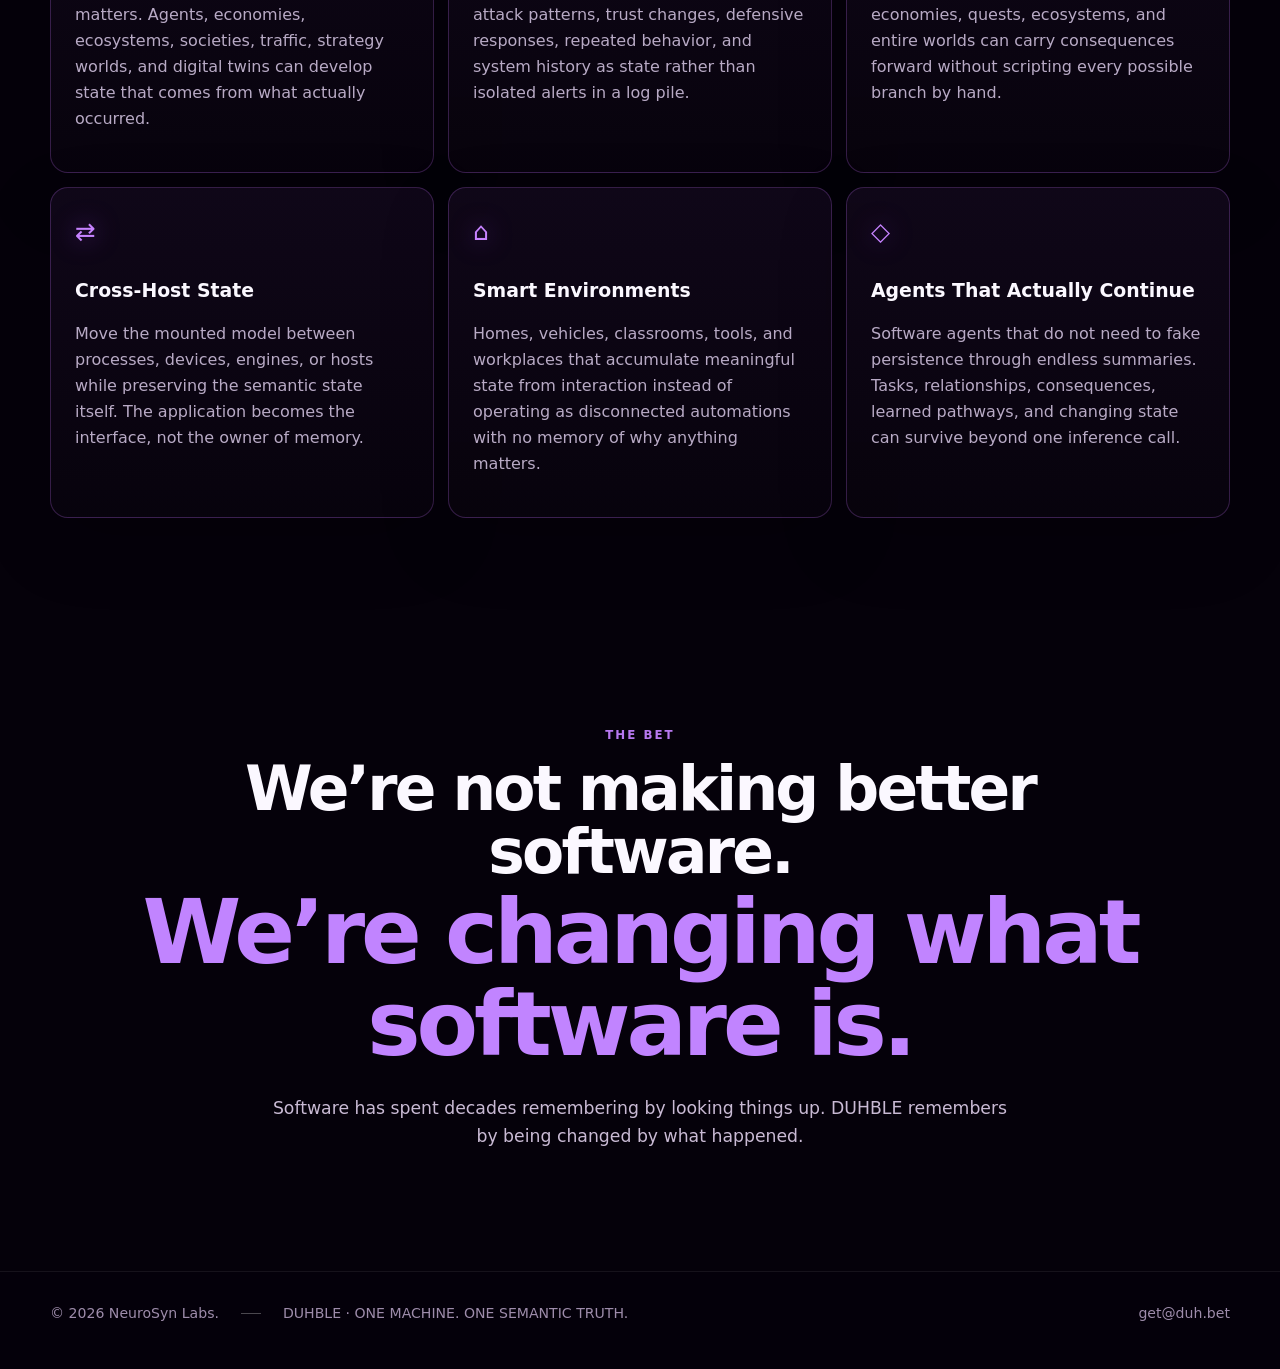
<file: docs/implementations.html>
<!doctype html>
<html lang="en">
<head><meta charset="utf-8"><meta name="viewport" content="width=device-width,initial-scale=1"><title>Applications · NeuroSyn Labs</title><meta name="description" content="What DUHBLE unlocks across AI, games, tutoring, robotics, simulations, scientific instruments, cybersecurity, and persistent systems."><link rel="stylesheet" href="site.css"></head>
<body>
<header><div class="wrap nav"><a class="brand" href="index.html"><img src="assets/neurosyn-logo.png" alt="NeuroSyn Labs"></a><nav class="navlinks"><a href="about.html">DUHBLE</a><a href="implementations.html">Applications</a><a href="progress.html">Progress</a><a href="build.html">Build With Us</a><a class="nav-cta" href="support.html">Donate</a></nav></div></header>
<main>
<section class="pagehero"><div class="wrap"><div class="eyebrow"><span class="dot"></span>WHAT THIS UNLOCKS</div><h1>One substrate. A stupid number of possible machines.</h1><p class="lede">DUHBLE is not one app. It is the layer underneath whatever needs to remember, adapt, carry consequences, and remain itself over time.</p></div></section>
<section class="page-section"><div class="wrap app-grid">
<article class="use-card"><div class="use-icon">◈</div><h3>Persistent NPCs</h3><p>Characters that remember betrayal, kindness, fear, alliances, grudges, debts, reputation, and repeated behavior. Leave the city. Come back later. The relationship is still there because the world actually carried it.</p></article>
<article class="use-card"><div class="use-icon">⌁</div><h3>Personal Tutoring</h3><p>A tutor that remembers how a student learns, where confusion keeps appearing, what finally made a concept click, which skills are weakening, and what should be reinforced next.</p></article>
<article class="use-card"><div class="use-icon">✦</div><h3>Space Telescopes & Scientific Instruments</h3><p>An instrument can carry the history of observations, anomalies, calibration changes, correlations, and prior conditions across a mission instead of treating every new reading like an isolated event.</p></article>
<article class="use-card"><div class="use-icon">λ</div><h3>LLM Memory Layer</h3><p>Attach DUHBLE beneath an LM or LLM to provide persistent state and causal memory without forcing the model to repeatedly ingest its own life story as prompt context.</p></article>
<article class="use-card"><div class="use-icon">◎</div><h3>Local Assistants</h3><p>Device-resident assistants that preserve meaningful state locally, remember preferences and relationships, and continue across sessions without making a remote transcript the brain.</p></article>
<article class="use-card"><div class="use-icon">⬡</div><h3>Robotics & Autonomous Systems</h3><p>Machines that carry operational history, learned associations, environmental consequences, and trusted causal state forward instead of resetting cognition at every task boundary.</p></article>
<article class="use-card"><div class="use-icon">∞</div><h3>Living Simulations</h3><p>Simulated systems where history matters. Agents, economies, ecosystems, societies, traffic, strategy worlds, and digital twins can develop state that comes from what actually occurred.</p></article>
<article class="use-card"><div class="use-icon">⚡</div><h3>Adaptive Cybersecurity</h3><p>Security systems that remember causal attack patterns, trust changes, defensive responses, repeated behavior, and system history as state rather than isolated alerts in a log pile.</p></article>
<article class="use-card"><div class="use-icon">◌</div><h3>Persistent Game Worlds</h3><p>Not just NPC memory. Factions, locations, economies, quests, ecosystems, and entire worlds can carry consequences forward without scripting every possible branch by hand.</p></article>
<article class="use-card"><div class="use-icon">⇄</div><h3>Cross-Host State</h3><p>Move the mounted model between processes, devices, engines, or hosts while preserving the semantic state itself. The application becomes the interface, not the owner of memory.</p></article>
<article class="use-card"><div class="use-icon">⌂</div><h3>Smart Environments</h3><p>Homes, vehicles, classrooms, tools, and workplaces that accumulate meaningful state from interaction instead of operating as disconnected automations with no memory of why anything matters.</p></article>
<article class="use-card"><div class="use-icon">◇</div><h3>Agents That Actually Continue</h3><p>Software agents that do not need to fake persistence through endless summaries. Tasks, relationships, consequences, learned pathways, and changing state can survive beyond one inference call.</p></article>
</div></section>

<section class="statement-section section-space"><div class="wrap statement">
<div class="kicker">THE BET</div>
<h2>We’re not making better software.</h2>
<h2 class="accent giant-line">We’re changing what software is.</h2>
<p>Software has spent decades remembering by looking things up. DUHBLE remembers by being changed by what happened.</p>
</div></section>
</main>
<footer><div class="wrap footer-row"><span>© 2026 NeuroSyn Labs.</span><hr><span>DUHBLE · ONE MACHINE. ONE SEMANTIC TRUTH.</span><a href="mailto:get@duh.bet">get@duh.bet</a></div></footer>
</body></html>
</file>
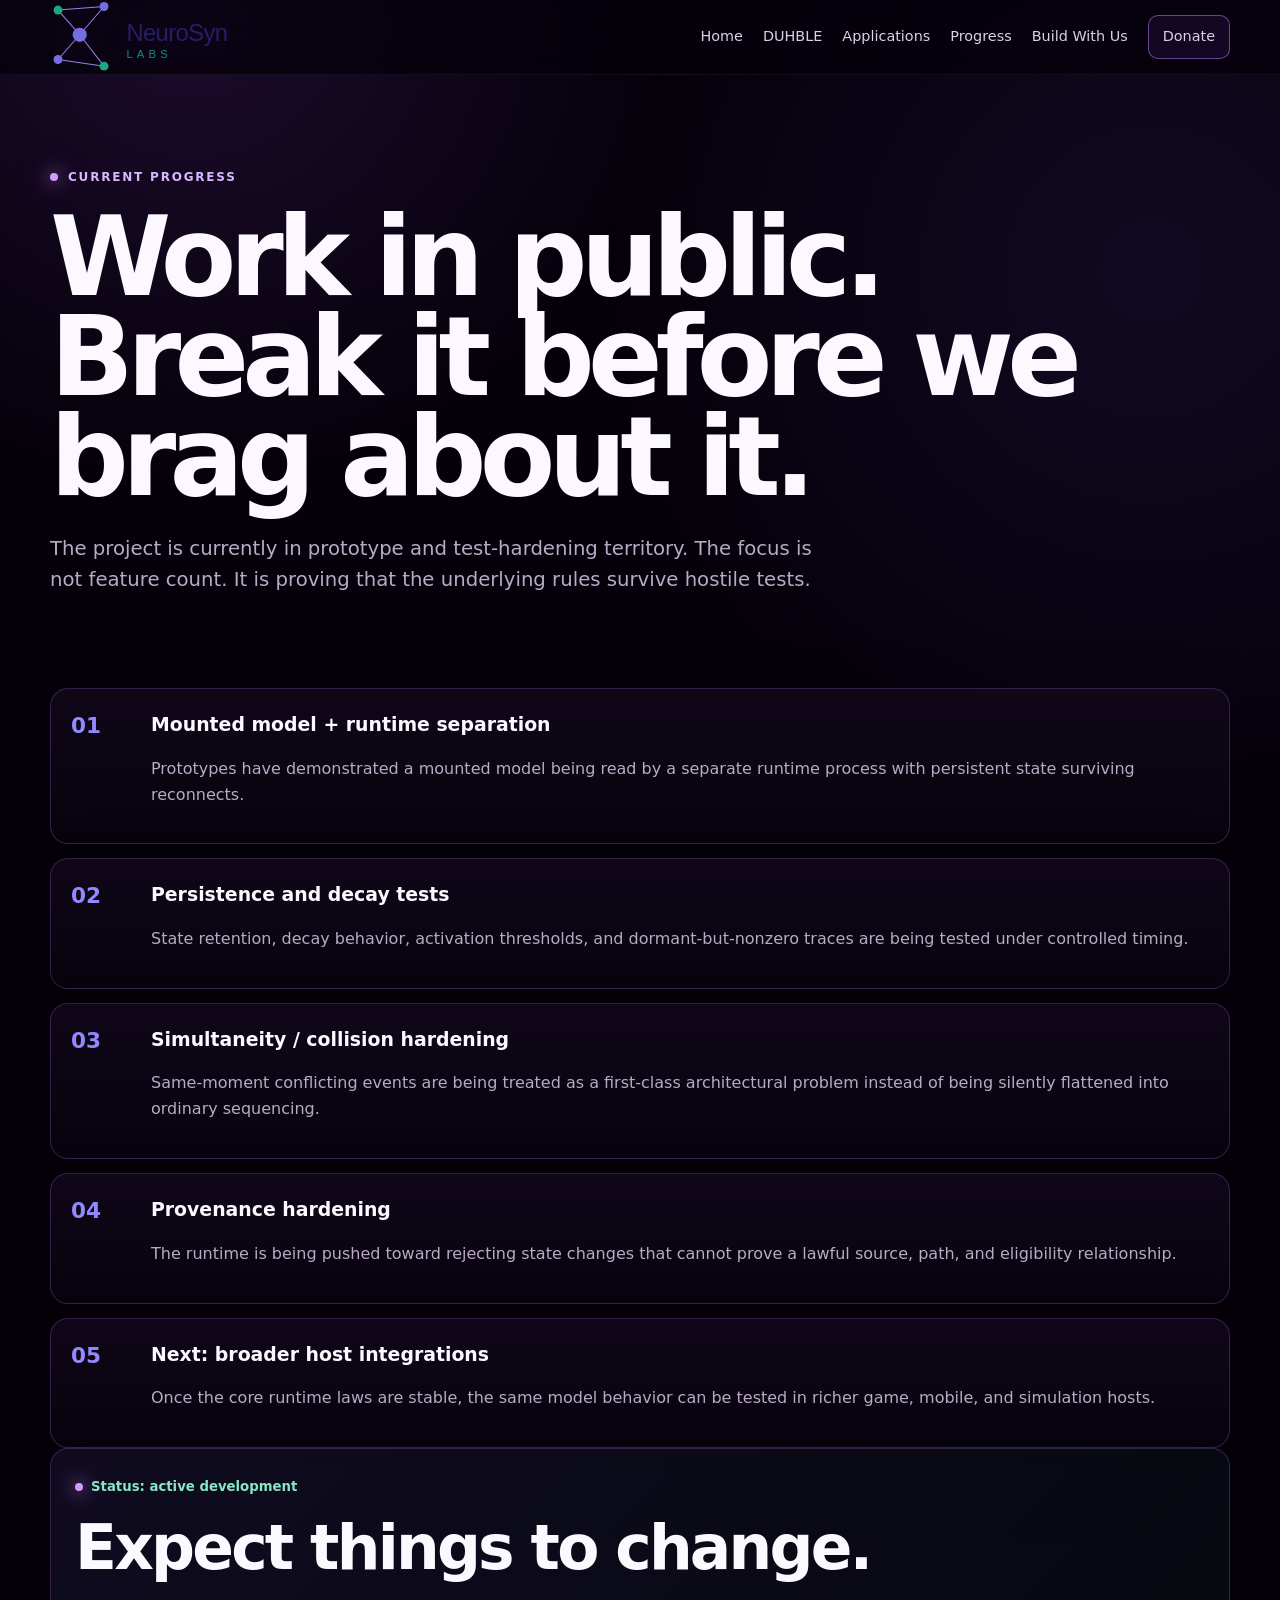
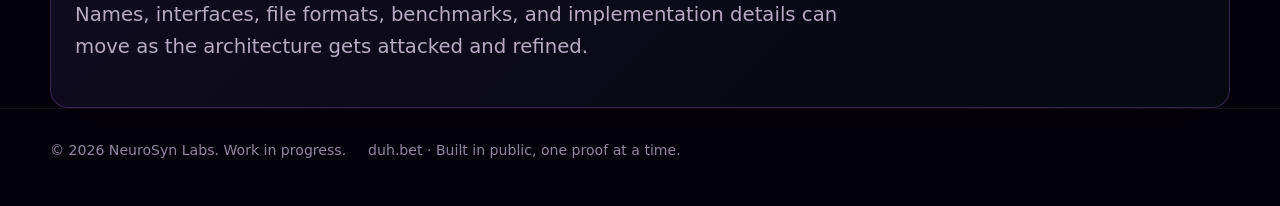
<file: docs/progress.html>
<!doctype html><html lang="en"><head><meta charset="utf-8"><meta name="viewport" content="width=device-width,initial-scale=1"><title>Progress · NeuroSyn Labs</title><meta name="description" content="Current DUHBLE research progress and work-in-progress status."><link rel="stylesheet" href="site.css"></head><body><header><div class="wrap nav"><a class="brand" href="index.html"><img src="assets/neurosyn-logo.png" alt="NeuroSyn Labs"></a><nav class="navlinks"><a href="index.html">Home</a><a href="about.html">DUHBLE</a><a href="implementations.html">Applications</a><a href="progress.html">Progress</a><a href="build.html">Build With Us</a><a class="nav-cta" href="support.html">Donate</a></nav></div></header><main><section class="pagehero"><div class="wrap"><div class="eyebrow"><span class="dot"></span>Current progress</div><h1>Work in public. Break it before we brag about it.</h1><p class="lede">The project is currently in prototype and test-hardening territory. The focus is not feature count. It is proving that the underlying rules survive hostile tests.</p></div></section><section><div class="wrap timeline"><div class="step"><div class="num">01</div><div><h3>Mounted model + runtime separation</h3><p>Prototypes have demonstrated a mounted model being read by a separate runtime process with persistent state surviving reconnects.</p></div></div><div class="step"><div class="num">02</div><div><h3>Persistence and decay tests</h3><p>State retention, decay behavior, activation thresholds, and dormant-but-nonzero traces are being tested under controlled timing.</p></div></div><div class="step"><div class="num">03</div><div><h3>Simultaneity / collision hardening</h3><p>Same-moment conflicting events are being treated as a first-class architectural problem instead of being silently flattened into ordinary sequencing.</p></div></div><div class="step"><div class="num">04</div><div><h3>Provenance hardening</h3><p>The runtime is being pushed toward rejecting state changes that cannot prove a lawful source, path, and eligibility relationship.</p></div></div><div class="step"><div class="num">05</div><div><h3>Next: broader host integrations</h3><p>Once the core runtime laws are stable, the same model behavior can be tested in richer game, mobile, and simulation hosts.</p></div></div></div></section><section><div class="wrap notice"><div class="status"><span class="dot"></span>Status: active development</div><h2 style="margin-top:18px">Expect things to change.</h2><p class="lede">Names, interfaces, file formats, benchmarks, and implementation details can move as the architecture gets attacked and refined.</p></div></section></main><footer><div class="wrap footer-row"><span>© 2026 NeuroSyn Labs. Work in progress.</span><span>duh.bet · Built in public, one proof at a time.</span></div></footer></body></html>
</file>
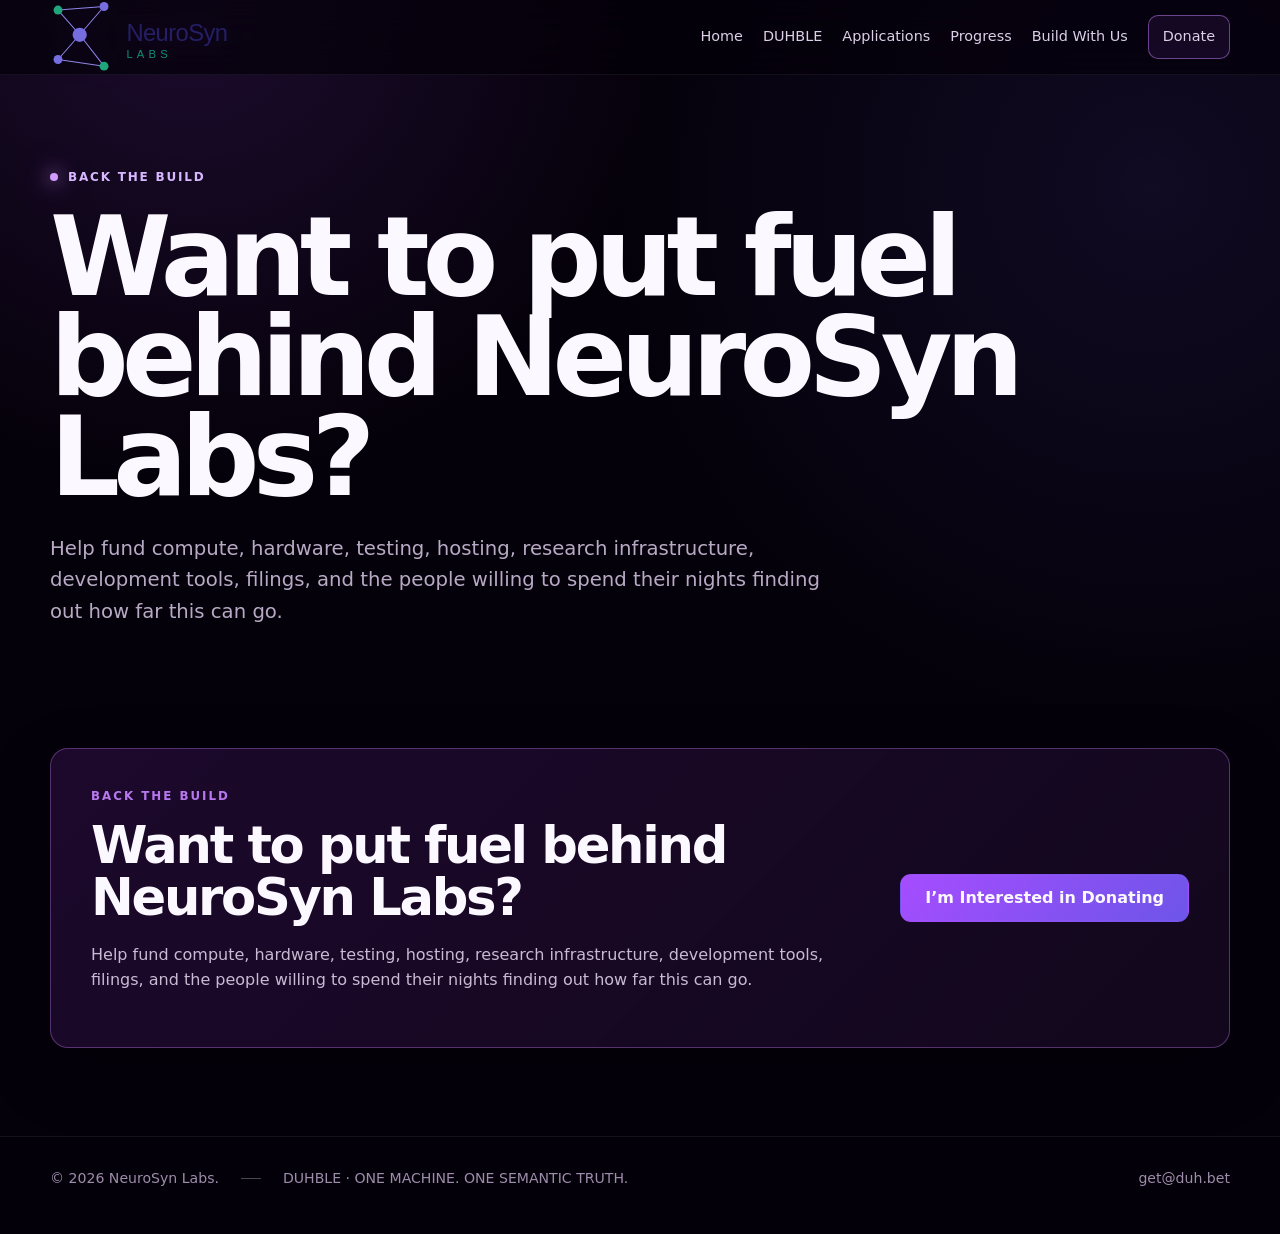
<file: docs/support.html>
<!doctype html>
<html lang="en">
<head><meta charset="utf-8"><meta name="viewport" content="width=device-width,initial-scale=1"><title>Donate · NeuroSyn Labs</title><meta name="description" content="Support DUHBLE and NeuroSyn Labs."><link rel="stylesheet" href="site.css"></head>
<body>
<header><div class="wrap nav"><a class="brand" href="index.html"><img src="assets/neurosyn-logo.png" alt="NeuroSyn Labs"></a><nav class="navlinks"><a href="index.html">Home</a><a href="about.html">DUHBLE</a><a href="implementations.html">Applications</a><a href="progress.html">Progress</a><a href="build.html">Build With Us</a><a class="nav-cta" href="support.html">Donate</a></nav></div></header>
<main>
<section class="pagehero"><div class="wrap"><div class="eyebrow"><span class="dot"></span>BACK THE BUILD</div><h1>Want to put fuel behind NeuroSyn Labs?</h1><p class="lede">Help fund compute, hardware, testing, hosting, research infrastructure, development tools, filings, and the people willing to spend their nights finding out how far this can go.</p></div></section>
<section class="page-section donate-section"><div class="wrap donate-panel">
<div><div class="kicker">BACK THE BUILD</div><h2>Want to put fuel behind NeuroSyn Labs?</h2><p>Help fund compute, hardware, testing, hosting, research infrastructure, development tools, filings, and the people willing to spend their nights finding out how far this can go.</p></div>
<a class="btn donate-btn" href="mailto:get@duh.bet?subject=I%27m%20interested%20in%20donating%20to%20NeuroSyn%20Labs&body=Hi%20NeuroSyn%20Labs%2C%0D%0A%0D%0AI%27m%20interested%20in%20donating%20to%20support%20DUHBLE%20and%20NeuroSyn%20Labs.%0D%0A%0D%0AName%3A%0D%0ABest%20way%20to%20reach%20me%3A%0D%0AAnything%20you%27d%20like%20us%20to%20know%3A%0D%0A">I’m Interested in Donating</a>
</div></section>
</main>
<footer><div class="wrap footer-row"><span>© 2026 NeuroSyn Labs.</span><hr><span>DUHBLE · ONE MACHINE. ONE SEMANTIC TRUTH.</span><a href="mailto:get@duh.bet">get@duh.bet</a></div></footer>
</body></html>
</file>
<file: docs/site.css>
:root{--bg:#05010a;--panel:#0d0713;--panel2:#14091f;--line:rgba(195,112,255,.24);--line2:rgba(205,132,255,.48);--text:#fbf8ff;--muted:#b8aac5;--purple:#a64dff;--purple2:#d29cff;--violet:#755cff;--green:#69ffc8;--red:#ff6378;--blue:#64a8ff;--max:1180px}*{box-sizing:border-box}html{scroll-behavior:smooth}body{margin:0;font-family:Inter,ui-sans-serif,system-ui,-apple-system,BlinkMacSystemFont,"Segoe UI",sans-serif;background:radial-gradient(circle at 15% 0,rgba(166,77,255,.15),transparent 30rem),radial-gradient(circle at 90% 15%,rgba(117,92,255,.10),transparent 34rem),var(--bg);color:var(--text);line-height:1.62;overflow-x:hidden}a{color:inherit;text-decoration:none}img{max-width:100%;display:block}.wrap{width:min(calc(100% - 36px),var(--max));margin:auto}#matrix{position:fixed;inset:0;z-index:-3;width:100%;height:100%;opacity:.46;pointer-events:none}.matrix-fade{position:fixed;inset:0;z-index:-2;pointer-events:none;background:linear-gradient(180deg,rgba(5,1,10,.10),rgba(5,1,10,.74) 34%,rgba(5,1,10,.94) 100%),radial-gradient(circle at 50% 5%,transparent 0,rgba(5,1,10,.25) 50%,rgba(5,1,10,.7) 100%)}header,.site-header{position:sticky;top:0;z-index:30;background:rgba(5,1,10,.73);backdrop-filter:blur(18px);border-bottom:1px solid rgba(255,255,255,.06)}.nav{min-height:74px;display:flex;align-items:center;justify-content:space-between;gap:24px}.brand{display:inline-flex;align-items:center}.brand img{content:url("assets/neurosyn-logo.svg");width:190px;height:auto;background:transparent;border-radius:0;padding:0;filter:drop-shadow(0 0 14px rgba(166,77,255,.12))}.navlinks{display:flex;gap:20px;align-items:center;color:#dccfe8;font-size:.9rem}.navlinks a{transition:.2s ease}.navlinks a:hover{color:#fff;text-shadow:0 0 18px rgba(184,103,255,.8)}.nav-cta{padding:9px 14px;border:1px solid var(--line2);border-radius:10px;background:rgba(166,77,255,.09)}section{position:relative}.hero,.pagehero{padding:88px 0 72px}.mega-hero{min-height:calc(100vh - 74px);display:grid;align-items:center;padding:80px 0 58px}.hero-shell{max-width:1040px}.eyebrow{display:inline-flex;align-items:center;gap:10px;color:#d7b7ff;font-size:.75rem;font-weight:900;letter-spacing:.15em;text-transform:uppercase}.dot,.pulse-dot{width:8px;height:8px;border-radius:50%;background:var(--purple2);box-shadow:0 0 18px var(--purple2),0 0 34px var(--purple);animation:pulse 1.8s ease-in-out infinite}@keyframes pulse{50%{transform:scale(1.35);opacity:.65}}h1{font-size:clamp(3.25rem,8.6vw,7.65rem);line-height:.91;letter-spacing:-.062em;margin:18px 0 25px;max-width:1080px}h2{font-size:clamp(2rem,4.8vw,4.25rem);line-height:1.02;letter-spacing:-.045em;margin:0 0 18px}h3{margin:0 0 10px;font-size:1.18rem}.accent{color:#c184ff}.glow-word{text-shadow:0 0 24px rgba(166,77,255,.35),0 0 60px rgba(117,92,255,.20)}.lede,.sectionhead p,.card p,.step p,.glass-card p,.use-card p{color:var(--muted)}.lede{font-size:clamp(1.05rem,2vw,1.23rem);max-width:790px}.hero-hit{font-size:clamp(1.15rem,2.2vw,1.55rem);font-weight:850;letter-spacing:.02em;color:#eadffd}.hero-lede{max-width:930px}.actions{display:flex;gap:12px;flex-wrap:wrap;margin-top:30px}.btn{display:inline-flex;align-items:center;justify-content:center;min-height:48px;padding:0 19px;border-radius:11px;border:1px solid var(--line);background:rgba(17,10,25,.78);font-weight:900;transition:.2s ease;box-shadow:inset 0 0 0 1px rgba(255,255,255,.015)}.btn:hover{transform:translateY(-2px);border-color:var(--line2);box-shadow:0 10px 34px rgba(111,42,176,.20)}.btn.primary{background:linear-gradient(135deg,#9a42f4,#6e56e8);border-color:transparent;box-shadow:0 8px 32px rgba(153,66,244,.22)}.btn.ghost{background:transparent}.terminal-strip{margin-top:42px;padding:14px 16px;display:flex;gap:18px;flex-wrap:wrap;border:1px solid rgba(195,112,255,.19);border-radius:12px;background:rgba(7,2,12,.68);font-family:ui-monospace,SFMono-Regular,Menlo,Consolas,monospace;font-size:.74rem;letter-spacing:.08em;color:#be8ee9}.terminal-strip span:before{content:"> ";color:var(--green)}.section-space{padding:90px 0}.split{display:grid;grid-template-columns:.88fr 1.12fr;gap:64px;align-items:start}.big-copy{font-size:1.08rem;color:#d8cde1}.big-copy p{margin-top:0;margin-bottom:18px}.manifesto-line{color:#f4eaff!important;font-weight:850;border-left:2px solid var(--purple);padding-left:18px}.kicker{color:#b778ef;font-size:.74rem;font-weight:900;letter-spacing:.17em;text-transform:uppercase;margin-bottom:13px}.principle-grid{display:grid;grid-template-columns:repeat(4,1fr);gap:14px;margin-top:46px}.glass-card,.use-card,.feature-panel,.build-panel,.donate-panel,.hero-card,.card,.notice,.step,.contact-link,.page-link{background:linear-gradient(180deg,rgba(18,8,27,.86),rgba(8,3,13,.90));border:1px solid var(--line);border-radius:18px;box-shadow:0 24px 70px rgba(0,0,0,.18)}.glass-card{padding:23px;min-height:235px}.card-index{display:block;margin-bottom:34px;color:#9864c3;font-family:ui-monospace,SFMono-Regular,Menlo,Consolas,monospace;font-weight:900}.llm-section{background:linear-gradient(180deg,transparent,rgba(115,44,169,.07),transparent)}.feature-panel{padding:38px;display:grid;grid-template-columns:1.15fr .85fr;gap:46px;align-items:center;box-shadow:0 0 90px rgba(116,48,178,.12)}.feature-copy p{color:#cdbfd8}.stack-diagram{display:grid;justify-items:stretch;gap:8px;font-family:ui-monospace,SFMono-Regular,Menlo,Consolas,monospace}.stack-box{padding:18px;border:1px solid var(--line);border-radius:12px;background:#08030e;text-align:center;font-weight:900;color:#eee3f7}.stack-box div{font-size:.75rem;font-weight:500;color:#a894b8;margin-top:4px}.stack-box.top-box{border-color:rgba(100,168,255,.42);box-shadow:0 0 28px rgba(100,168,255,.09)}.stack-box.core-box{border-color:rgba(193,132,255,.72);background:linear-gradient(135deg,rgba(156,66,244,.20),rgba(82,47,131,.18));box-shadow:0 0 36px rgba(166,77,255,.18)}.stack-arrow{text-align:center;color:#be83f2;font-size:1.3rem}.sectionhead{max-width:850px;margin-bottom:34px}.sectionhead p{font-size:1.08rem}.app-grid{display:grid;grid-template-columns:repeat(3,1fr);gap:14px}.use-card{padding:24px;min-height:245px;transition:.25s ease}.use-card:hover{transform:translateY(-4px);border-color:rgba(201,128,255,.48);box-shadow:0 20px 54px rgba(90,23,140,.18)}.use-icon{font-size:1.55rem;color:#c783ff;margin-bottom:23px;text-shadow:0 0 24px rgba(166,77,255,.55)}.statement-section{text-align:center;padding-top:120px;padding-bottom:120px}.statement{max-width:1040px}.statement h2{margin-bottom:4px}.giant-line{font-size:clamp(2.8rem,7vw,6.6rem)}.statement p{max-width:760px;margin:25px auto 0;color:#c9bad4;font-size:1.08rem}.build-panel{padding:40px;display:grid;grid-template-columns:1.1fr .9fr;gap:46px;align-items:center}.build-emphasis{font-size:1.02rem;color:#ded2e7}.skill-cloud{display:flex;gap:8px;flex-wrap:wrap;margin-top:24px}.skill-cloud span{padding:7px 10px;border:1px solid rgba(194,113,255,.25);border-radius:999px;background:rgba(130,46,196,.08);font-family:ui-monospace,SFMono-Regular,Menlo,Consolas,monospace;font-size:.72rem;color:#cda4ef}.recruit-terminal{border:1px solid rgba(195,112,255,.31);border-radius:14px;background:#050108;overflow:hidden;box-shadow:0 0 50px rgba(127,39,190,.14)}.terminal-title{padding:11px 13px;border-bottom:1px solid rgba(255,255,255,.06);color:#a895b7;font-family:ui-monospace,SFMono-Regular,Menlo,Consolas,monospace;font-size:.72rem}.terminal-title span{display:inline-block;width:8px;height:8px;border-radius:50%;margin-right:6px;background:#74468e}.terminal-title span:first-child{background:var(--red)}.terminal-title span:nth-child(2){background:#ffd66b}.terminal-title span:nth-child(3){background:var(--green)}.recruit-terminal pre{margin:0;padding:24px;color:#cfa2f4;white-space:pre-wrap;font:600 .83rem/1.8 ui-monospace,SFMono-Regular,Menlo,Consolas,monospace}.donate-section{padding-top:35px}.donate-panel{padding:38px 40px;display:grid;grid-template-columns:1fr auto;gap:36px;align-items:center;background:linear-gradient(135deg,rgba(113,39,166,.22),rgba(20,8,31,.89));border-color:rgba(205,132,255,.34)}.donate-panel h2{font-size:clamp(2rem,4vw,3.45rem)}.donate-panel p{color:#c9bad4;max-width:760px}.donate-btn{background:linear-gradient(135deg,#a64dff,#6d55e8);border-color:transparent;padding:0 24px;white-space:nowrap}.reveal{opacity:0;transform:translateY(22px);transition:opacity .65s ease,transform .65s ease}.reveal.visible{opacity:1;transform:none}.hero-grid{display:grid;grid-template-columns:1.05fr .95fr;gap:58px;align-items:center}.hero-card{padding:26px}.hero-logo{background:#f7f7f5;border-radius:16px;padding:22px}.mini-grid{display:grid;grid-template-columns:1fr 1fr;gap:12px;margin-top:14px}.mini{background:#0a0d13;border:1px solid var(--line);border-radius:13px;padding:15px}.mini strong,.mini span{display:block}.mini span{font-size:.88rem;color:var(--muted)}.grid3,.grid2{display:grid;gap:18px}.grid3{grid-template-columns:repeat(3,1fr)}.grid2{grid-template-columns:repeat(2,1fr)}.card{padding:23px}.notice{padding:24px;background:linear-gradient(135deg,rgba(123,111,229,.1),rgba(32,166,124,.05))}.status{display:inline-flex;gap:8px;align-items:center;color:#87e6c4;font-size:.83rem;font-weight:800}.timeline{display:grid;gap:14px}.step{padding:20px;display:grid;grid-template-columns:62px 1fr;gap:18px}.num{font-size:1.35rem;color:#9289ff;font-weight:900}.contact-grid{display:grid;grid-template-columns:1fr 1fr;gap:18px}.contact-link{display:flex;justify-content:space-between;align-items:center;padding:18px 20px}.contact-link small{display:block;color:var(--muted)}footer{border-top:1px solid rgba(255,255,255,.07);padding:30px 0 44px;color:#9e8cab;font-size:.88rem;background:rgba(5,1,10,.5)}.footer-row{display:flex;justify-content:flex-start;align-items:center;gap:22px;flex-wrap:wrap}.footer-row hr{flex:0 0 20px!important;width:20px!important;margin:0!important;border:0!important;border-top:1px solid rgba(255,255,255,.28)!important}.footer-row a{margin-left:auto}.footer-row a:hover{color:#d6a5ff}

.thesis{padding:34px 0 74px}.thesis-quote{max-width:1050px;margin:0;padding:34px 36px;border:1px solid rgba(205,132,255,.36);border-radius:22px;background:linear-gradient(135deg,rgba(166,77,255,.17),rgba(12,5,18,.88));font-size:clamp(1.55rem,3.5vw,3.15rem);line-height:1.18;letter-spacing:-.035em;font-weight:850;box-shadow:0 0 80px rgba(132,54,198,.14)}.thesis-quote .cpp{color:#a999b8}.thesis-quote .duhble{color:#ddb6ff;text-shadow:0 0 24px rgba(166,77,255,.25)}.page-directory{padding:26px 0 96px}.page-grid{display:grid;grid-template-columns:repeat(3,1fr);gap:14px}.page-link{padding:24px;min-height:210px;display:flex;flex-direction:column;justify-content:space-between;transition:.22s ease}.page-link:hover{transform:translateY(-4px);border-color:rgba(201,128,255,.52);box-shadow:0 22px 58px rgba(90,23,140,.2)}.page-link p{color:var(--muted);margin:0}.page-link .arrow{font-size:1.4rem;color:#c783ff}.compact-hero{min-height:unset;padding-bottom:28px}.page-section{padding:28px 0 88px}.subnav-note{color:#9f8dae;font-size:.9rem;margin-top:18px}

@media(max-width:980px){.principle-grid{grid-template-columns:repeat(2,1fr)}.app-grid{grid-template-columns:repeat(2,1fr)}.split,.feature-panel,.build-panel{grid-template-columns:1fr}.recruit-terminal{max-width:640px}.page-grid{grid-template-columns:repeat(2,1fr)}}@media(max-width:760px){.navlinks{display:none}.brand img{width:170px}.hero,.pagehero{padding-top:58px}.mega-hero{min-height:auto;padding-top:72px}.section-space{padding:68px 0}.app-grid,.principle-grid,.grid3,.grid2,.contact-grid,.donate-panel,.page-grid{grid-template-columns:1fr}.glass-card,.use-card{min-height:auto}.feature-panel,.build-panel,.donate-panel{padding:26px}.donate-btn{white-space:normal}.terminal-strip{gap:10px}.statement-section{padding-top:86px;padding-bottom:86px}.thesis-quote{padding:26px 24px}}@media(prefers-reduced-motion:reduce){html{scroll-behavior:auto}.pulse-dot{animation:none}.reveal{opacity:1;transform:none;transition:none}.btn,.use-card,.page-link{transition:none}}
</file>
